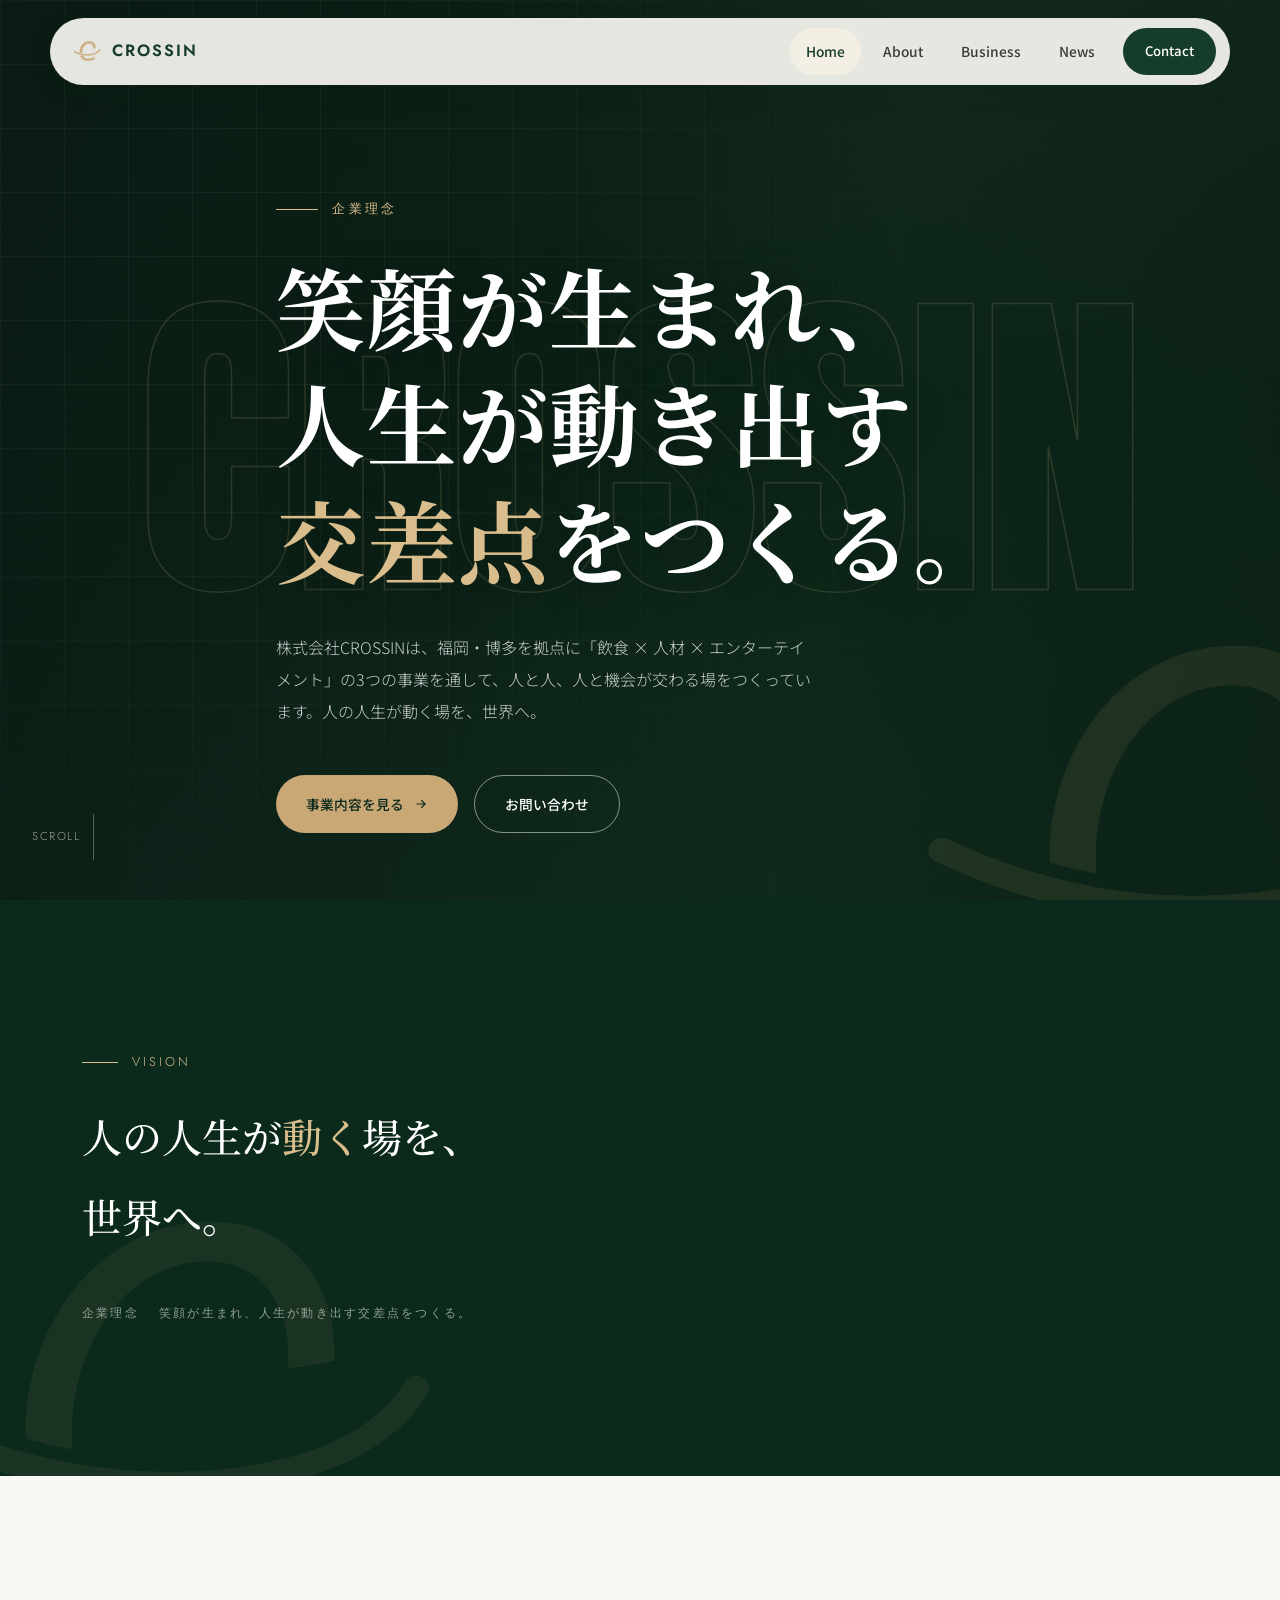
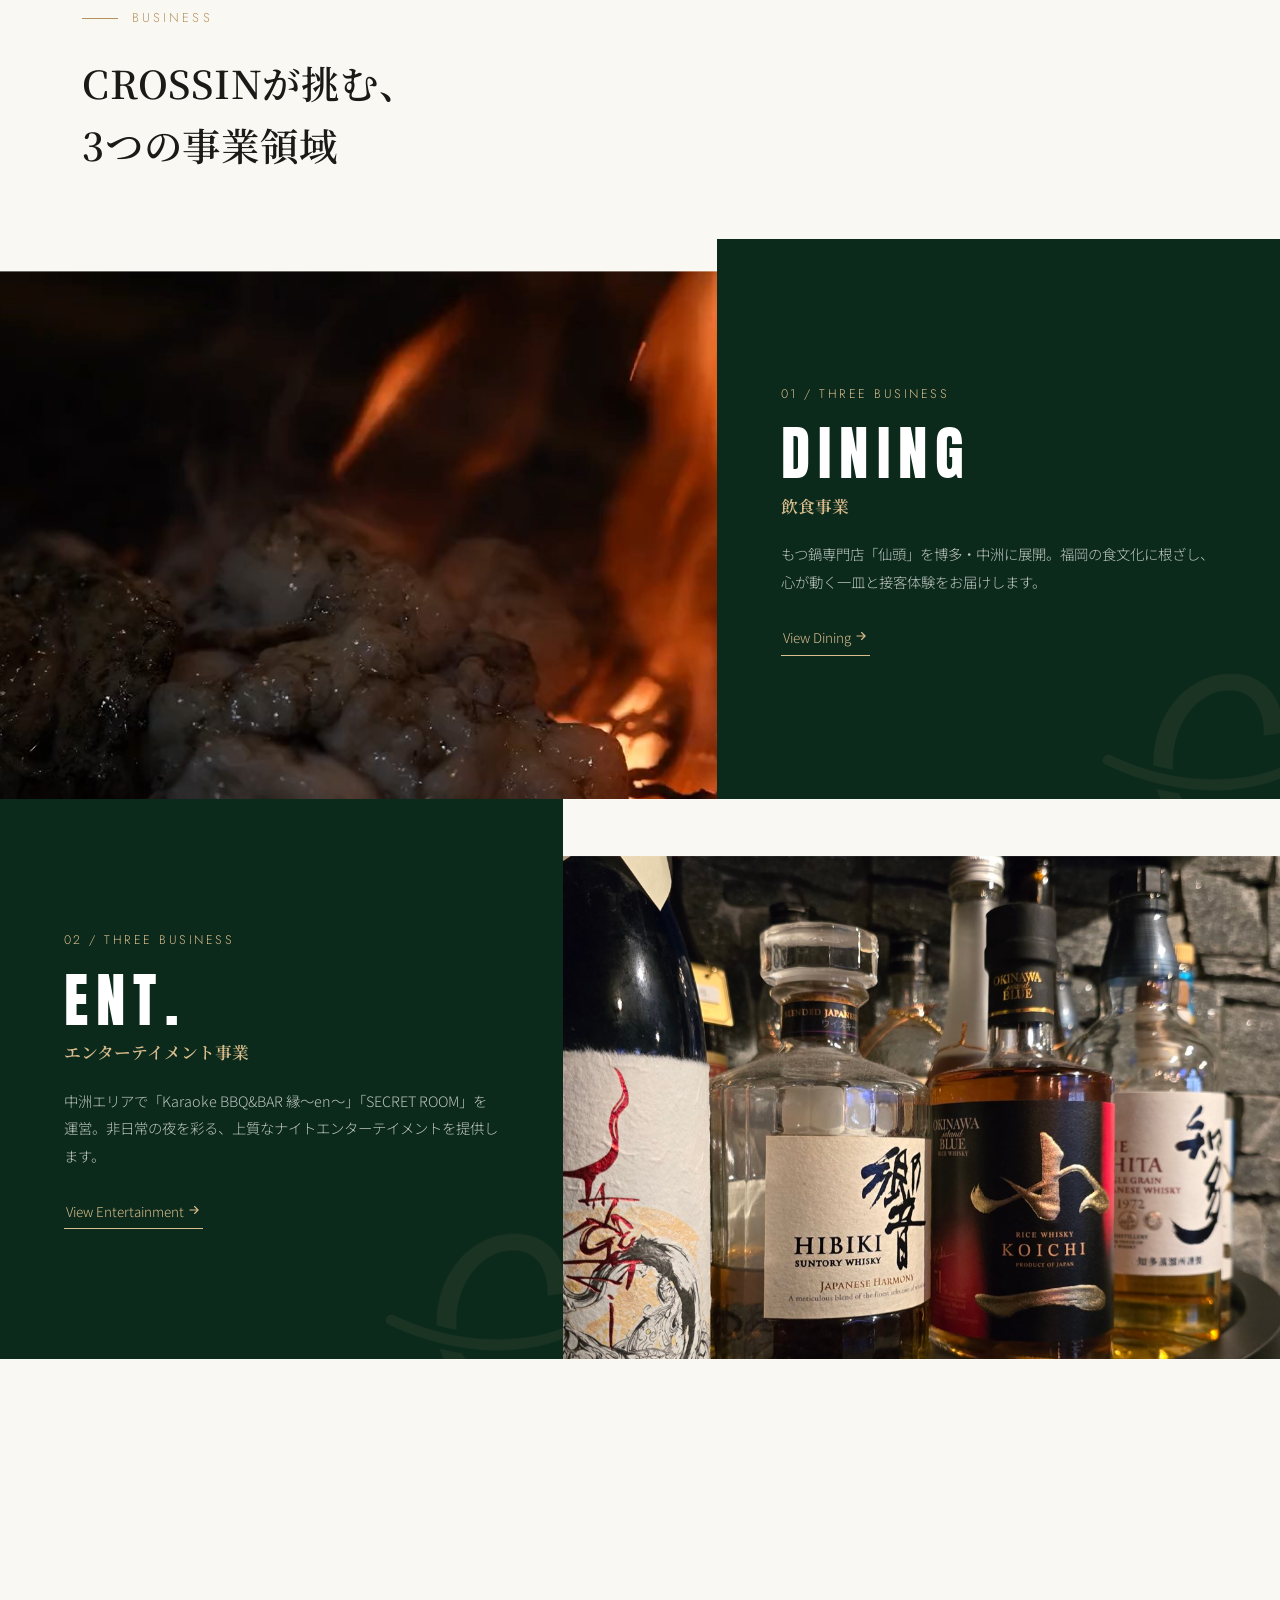
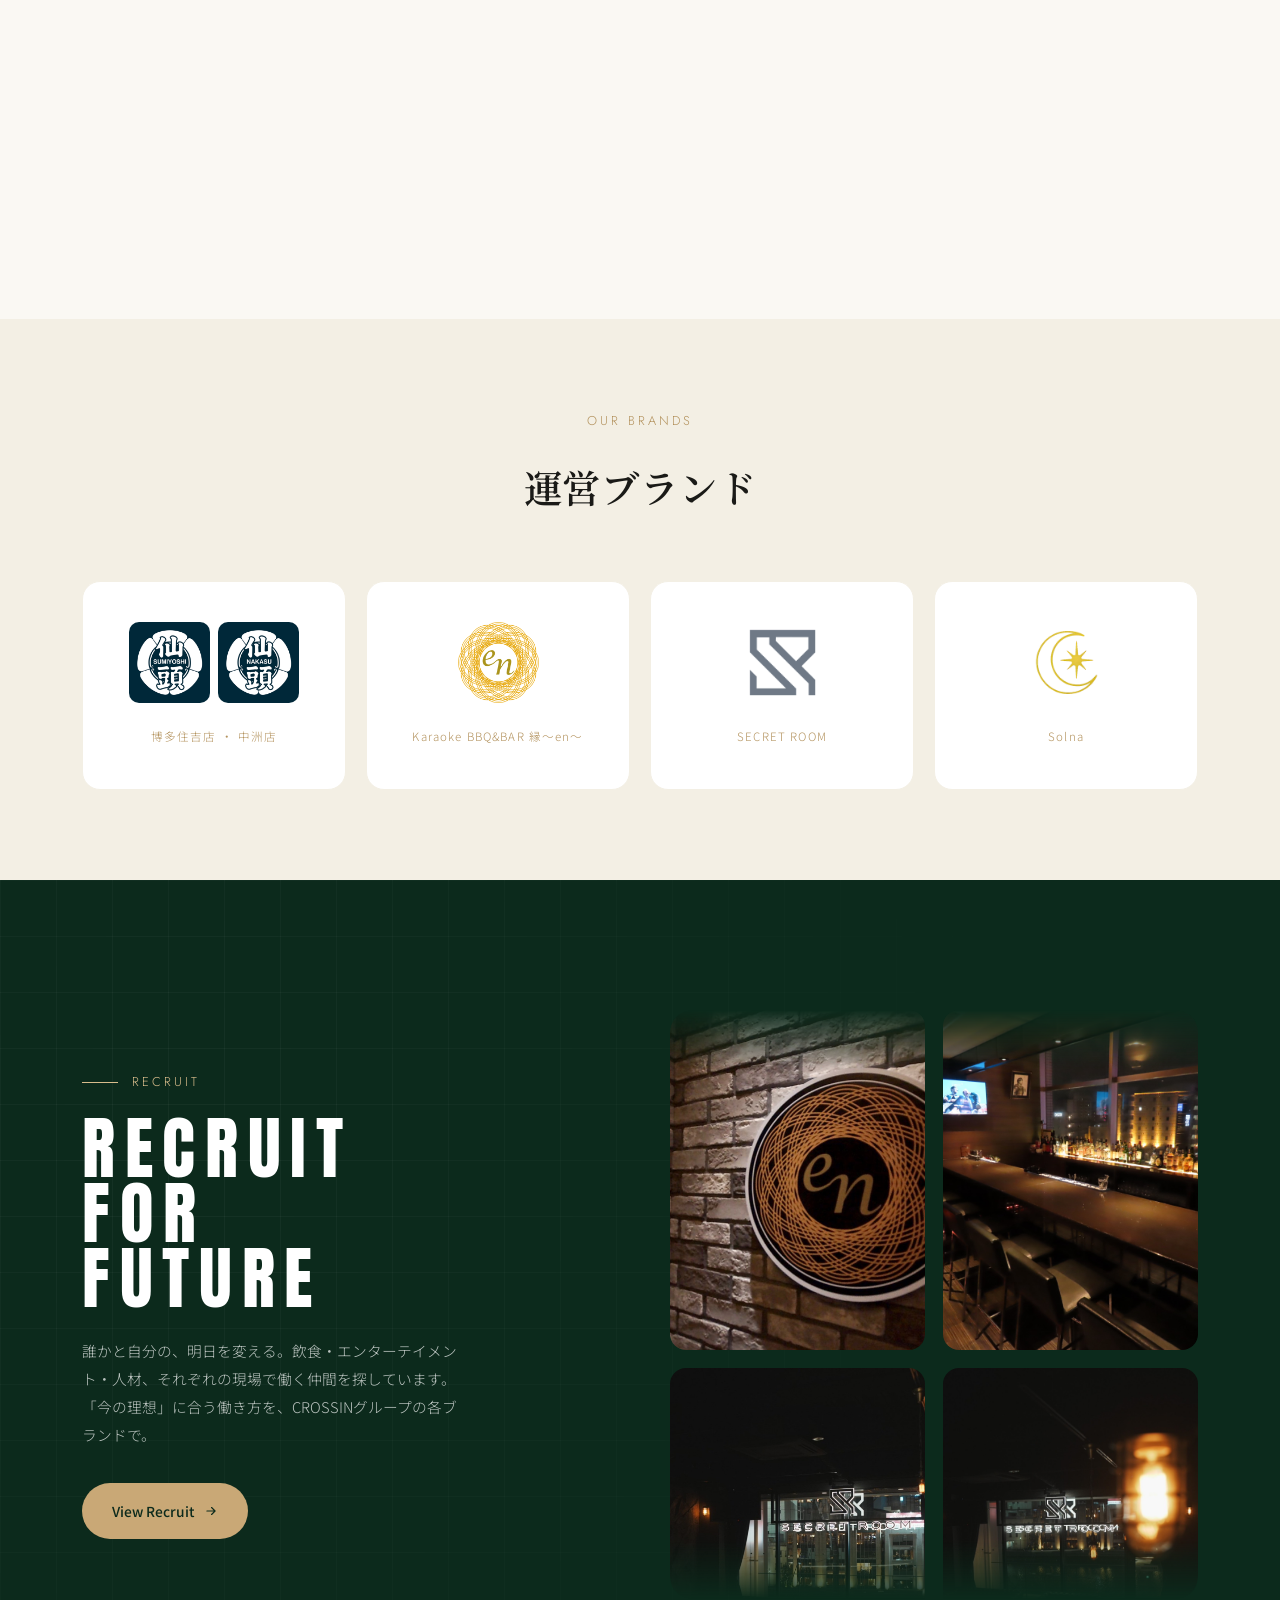
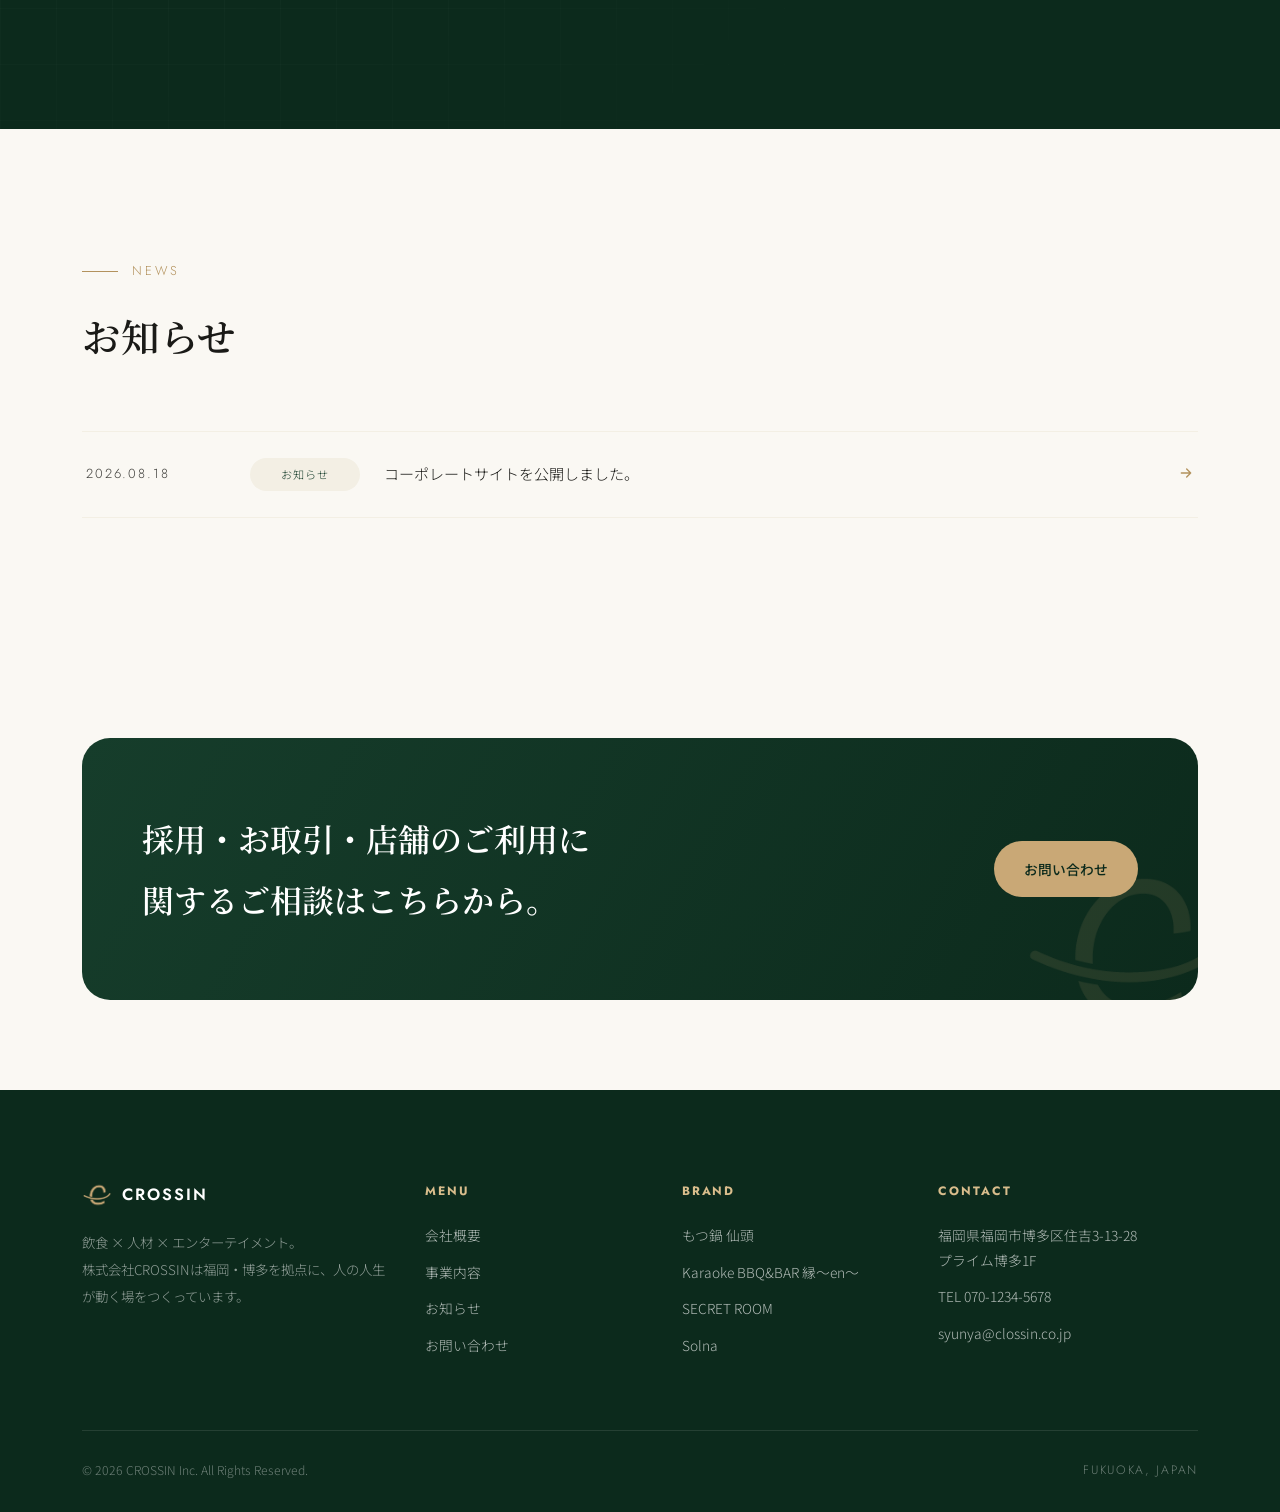
<file: index.html>
<!DOCTYPE html>
<html lang="ja">
<head>
<meta charset="UTF-8">
<meta name="viewport" content="width=device-width, initial-scale=1.0">
<title>株式会社CROSSIN | 飲食×人材×エンターテイメント</title>
<meta name="description" content="株式会社CROSSINは福岡を拠点に、飲食・人材・エンターテイメント事業を展開。「笑顔が生まれ、人生が動き出す交差点をつくる」を理念に、人の人生が動く場を世界へ届けます。">
<link rel="icon" type="image/png" href="images/favicon.png">
<link rel="stylesheet" href="css/style.css">
</head>
<body>

<div class="preloader" id="preloader">
  <div class="preloader-inner">
    <div class="preloader-mark">
      <svg width="0" height="0" style="position:absolute" aria-hidden="true">
        <defs>
          <clipPath id="preloader-clip-top" clipPathUnits="objectBoundingBox">
            <path d="M0,0 L1,0 L1,0.448 L0.946,0.448 L0.936,0.435 L0.924,0.431 L0.916,0.432 L0.906,0.439 L0.888,0.465 L0.858,0.496 L0.826,0.52 L0.782,0.544 L0.718,0.568 L0.682,0.577 L0.64,0.585 L0.572,0.593 L0.486,0.595 L0.436,0.593 L0.366,0.585 L0.316,0.576 L0.25,0.56 L0.19,0.541 L0.15,0.526 L0.082,0.496 L0.072,0.496 L0.064,0.5 L0.056,0.51 L0.054,0.517 L0,0.517 Z"/>
          </clipPath>
          <clipPath id="preloader-clip-swoosh" clipPathUnits="objectBoundingBox">
            <path d="M0,0.517 L0.054,0.517 L0.056,0.51 L0.064,0.5 L0.072,0.496 L0.082,0.496 L0.15,0.526 L0.19,0.541 L0.25,0.56 L0.316,0.576 L0.366,0.585 L0.436,0.593 L0.486,0.595 L0.572,0.593 L0.64,0.585 L0.682,0.577 L0.718,0.568 L0.782,0.544 L0.826,0.52 L0.858,0.496 L0.888,0.465 L0.906,0.439 L0.916,0.432 L0.924,0.431 L0.936,0.435 L0.946,0.448 L1,0.448 L1,0.469 L0.946,0.469 L0.934,0.489 L0.92,0.507 L0.894,0.534 L0.882,0.544 L0.84,0.573 L0.804,0.592 L0.778,0.603 L0.734,0.619 L0.67,0.636 L0.62,0.645 L0.562,0.651 L0.45,0.651 L0.38,0.644 L0.326,0.635 L0.228,0.611 L0.156,0.587 L0.102,0.565 L0.062,0.546 L0.054,0.534 L0,0.534 Z"/>
          </clipPath>
          <clipPath id="preloader-clip-bottom" clipPathUnits="objectBoundingBox">
            <path d="M0,0.534 L0.054,0.534 L0.062,0.546 L0.102,0.565 L0.156,0.587 L0.228,0.611 L0.326,0.635 L0.38,0.644 L0.45,0.651 L0.562,0.651 L0.62,0.645 L0.67,0.636 L0.734,0.619 L0.778,0.603 L0.804,0.592 L0.84,0.573 L0.882,0.544 L0.894,0.534 L0.92,0.507 L0.934,0.489 L0.946,0.469 L1,0.469 L1,1 L0,1 Z"/>
          </clipPath>
        </defs>
      </svg>
      <img class="preloader-mark-half preloader-mark-top" src="images/logo-mark.png" alt="CROSSIN">
      <img class="preloader-mark-half preloader-mark-swoosh" src="images/logo-mark.png" alt="">
      <img class="preloader-mark-half preloader-mark-bottom" src="images/logo-mark.png" alt="CROSSIN">
    </div>
    <p class="preloader-word">
      <span class="preloader-letter" style="animation-delay:0.00s">C</span>
      <span class="preloader-letter" style="animation-delay:0.08s">R</span>
      <span class="preloader-letter" style="animation-delay:0.16s">O</span>
      <span class="preloader-letter" style="animation-delay:0.24s">S</span>
      <span class="preloader-letter" style="animation-delay:0.32s">S</span>
      <span class="preloader-letter" style="animation-delay:0.40s">I</span>
      <span class="preloader-letter" style="animation-delay:0.48s">N</span>
    </p>
  </div>
</div>

<header class="site-header">
  <div class="wrap">
    <a href="index.html" class="brand">
      <span class="mark">
        <img src="images/logo-mark.png" alt="CROSSIN">
      </span>
      CROSSIN
    </a>
    <nav class="main-nav">
      <a href="index.html" class="active">Home</a>
      <a href="about.html">About</a>
      <a href="business.html">Business</a>
      <a href="news.html">News</a>
      <a href="contact.html" class="nav-cta">Contact</a>
    </nav>
    <button class="nav-toggle" aria-label="メニュー"><span class="bars"><span></span><span></span><span></span></span></button>
  </div>
</header>

<section class="hero has-photo">
  <div class="hero-slides">
    <div class="hero-slide" style="background-image:url('images/photos/en-counter.jpg')"></div>
    <div class="hero-slide" style="background-image:url('images/photos/secretroom-lounge.jpg')"></div>
    <div class="hero-slide" style="background-image:url('images/photos/sento-nabe.jpg')"></div>
    <div class="hero-slide" style="background-image:url('images/photos/en-cocktails.jpg')"></div>
    <div class="hero-slide" style="background-image:url('images/photos/secretroom-ambience.jpg')"></div>
    <div class="hero-slide" style="background-image:url('images/photos/sento-entrance.jpg')"></div>
    <div class="hero-slide" style="background-image:url('images/photos/sento-noren-entrance.jpg')"></div>
    <div class="hero-slide" style="background-image:url('images/photos/sento-dining-room.jpg')"></div>
    <div class="hero-slide" style="background-image:url('images/photos/sento-tableware.jpg')"></div>
  </div>
  <div class="hero-grid-lines"></div>
  <p class="hero-wordmark" aria-hidden="true">CROSSIN</p>
  <div class="hero-mark">
    <img src="images/logo-mark.png" alt="CROSSIN">
  </div>
  <div class="wrap hero-inner">
    <p class="hero-eyebrow reveal is-visible">企業理念</p>
    <h1 class="hero-title reveal is-visible">笑顔が生まれ、<br>人生が動き出す<br><span class="accent">交差点</span>をつくる。</h1>
    <p class="hero-sub reveal is-visible reveal-delay-1">株式会社CROSSINは、福岡・博多を拠点に「飲食 × 人材 × エンターテイメント」の3つの事業を通して、人と人、人と機会が交わる場をつくっています。人の人生が動く場を、世界へ。</p>
    <div class="hero-actions reveal is-visible reveal-delay-2">
      <a href="business.html" class="btn btn-primary">
        事業内容を見る
        <svg width="14" height="14" viewBox="0 0 24 24" fill="none"><path d="M5 12h14M13 6l6 6-6 6" stroke="currentColor" stroke-width="2" stroke-linecap="round" stroke-linejoin="round"/></svg>
      </a>
      <a href="contact.html" class="btn btn-outline">お問い合わせ</a>
    </div>
  </div>
  <div class="hero-scroll">
    <span class="en">SCROLL</span>
    <span class="line"></span>
  </div>
</section>

<section class="philosophy">
  <div class="philosophy-mark">
    <img src="images/logo-mark.png" alt="CROSSIN">
  </div>
  <div class="wrap">
    <p class="eyebrow on-dark reveal">VISION</p>
    <blockquote class="reveal reveal-delay-1">人の人生が<span class="accent">動く</span>場を、<br>世界へ。</blockquote>
    <div class="philosophy-foot reveal reveal-delay-2">
      <span>企業理念</span>
      <span>笑顔が生まれ、人生が動き出す交差点をつくる。</span>
    </div>
  </div>
</section>

<section class="section-pad" style="padding-bottom:0;">
  <div class="wrap">
    <div class="section-head reveal">
      <p class="eyebrow">BUSINESS</p>
      <h2 class="section-title">CROSSINが挑む、<br>3つの事業領域</h2>
    </div>
  </div>
  <div class="jl-panels">
    <div class="jl-panel reveal">
      <div class="jl-photo" data-parallax><video src="videos/sento-nabe.mp4" poster="images/photos/sento-nabe-poster.jpg" autoplay muted loop playsinline preload="metadata" aria-label="もつ鍋仙頭"></video></div>
      <div class="jl-text">
        <span class="num en">01 / THREE BUSINESS</span>
        <p class="label en">DINING</p>
        <h3>飲食事業</h3>
        <p>もつ鍋専門店「仙頭」を博多・中洲に展開。福岡の食文化に根ざし、心が動く一皿と接客体験をお届けします。</p>
        <a href="business.html#dining" class="btn-line">
          View Dining
          <svg width="14" height="14" viewBox="0 0 24 24" fill="none"><path d="M5 12h14M13 6l6 6-6 6" stroke="currentColor" stroke-width="2" stroke-linecap="round" stroke-linejoin="round"/></svg>
        </a>
        <div class="mark"><img src="images/logo-mark.png" alt=""></div>
      </div>
    </div>
    <div class="jl-panel reverse reveal reveal-delay-1">
      <div class="jl-photo" data-parallax><img src="images/photos/secretroom-bottles.jpg" alt="Karaoke BBQ&amp;BAR 縁〜en〜 / SECRET ROOM"></div>
      <div class="jl-text">
        <span class="num en">02 / THREE BUSINESS</span>
        <p class="label en">ENT.</p>
        <h3>エンターテイメント事業</h3>
        <p>中洲エリアで「Karaoke BBQ&amp;BAR 縁〜en〜」「SECRET ROOM」を運営。非日常の夜を彩る、上質なナイトエンターテイメントを提供します。</p>
        <a href="business.html#entertainment" class="btn-line">
          View Entertainment
          <svg width="14" height="14" viewBox="0 0 24 24" fill="none"><path d="M5 12h14M13 6l6 6-6 6" stroke="currentColor" stroke-width="2" stroke-linecap="round" stroke-linejoin="round"/></svg>
        </a>
        <div class="mark"><img src="images/logo-mark.png" alt=""></div>
      </div>
    </div>
    <div class="jl-panel reveal reveal-delay-2">
      <div class="jl-photo no-photo">
        <img class="mark-lg" src="images/logo-mark.png" alt="">
      </div>
      <div class="jl-text">
        <span class="num en">03 / THREE BUSINESS</span>
        <p class="label en">HR</p>
        <h3>人材事業</h3>
        <p>女性向け人材紹介サービス「Solna」を運営。昼職・夜職のキャリアチェンジに特化し、自分らしい働き方をサポートします。</p>
        <a href="business.html#hr" class="btn-line">
          View HR / Recruiting
          <svg width="14" height="14" viewBox="0 0 24 24" fill="none"><path d="M5 12h14M13 6l6 6-6 6" stroke="currentColor" stroke-width="2" stroke-linecap="round" stroke-linejoin="round"/></svg>
        </a>
        <div class="mark"><img src="images/logo-mark.png" alt=""></div>
      </div>
    </div>
  </div>
</section>

<section class="section-pad-sm" style="background:var(--cream-100)">
  <div class="wrap">
    <div class="section-head center reveal">
      <p class="eyebrow">OUR BRANDS</p>
      <h2 class="section-title">運営ブランド</h2>
    </div>
    <div class="brand-row reveal reveal-delay-1">
      <a href="business.html#dining" class="brand-cell">
        <div class="logo-badge logo-badge-sento-pair">
          <img src="images/sento-badge-sumiyoshi.png" alt="もつ鍋仙頭 博多住吉店">
          <img src="images/sento-badge-nakasu.png" alt="もつ鍋仙頭 中洲店">
        </div>
        <span class="tag">博多住吉店 ・ 中洲店</span>
      </a>
      <a href="business.html#entertainment" class="brand-cell">
        <div class="logo-badge logo-badge-img">
          <img src="images/en-mark.png" alt="Karaoke BBQ&amp;BAR 縁〜en〜">
        </div>
        <span class="tag">Karaoke BBQ&amp;BAR 縁〜en〜</span>
      </a>
      <a href="business.html#entertainment" class="brand-cell">
        <div class="logo-badge logo-badge-img">
          <img src="images/secretroom-mark.png" alt="SECRET ROOM">
        </div>
        <span class="tag">SECRET ROOM</span>
      </a>
      <a href="business.html#hr" class="brand-cell">
        <div class="logo-badge logo-badge-img">
          <img src="images/solna-mark.png" alt="Solna">
        </div>
        <span class="tag">Solna</span>
      </a>
    </div>
  </div>
</section>

<section class="recruit-section">
  <div class="wrap recruit-inner">
    <div class="recruit-text reveal">
      <p class="eyebrow on-dark">RECRUIT</p>
      <p class="label en">RECRUIT<br>FOR<br>FUTURE</p>
      <p class="lead">誰かと自分の、明日を変える。飲食・エンターテイメント・人材、それぞれの現場で働く仲間を探しています。「今の理想」に合う働き方を、CROSSINグループの各ブランドで。</p>
      <a href="https://job-solna.studio.site/" target="_blank" rel="noopener" class="btn btn-primary">
        View Recruit
        <svg width="14" height="14" viewBox="0 0 24 24" fill="none"><path d="M5 12h14M13 6l6 6-6 6" stroke="currentColor" stroke-width="2" stroke-linecap="round" stroke-linejoin="round"/></svg>
      </a>
    </div>
    <div class="recruit-gallery reveal reveal-delay-1">
      <div class="marquee-col up">
        <div class="marquee-track">
          <img src="images/photos/en-logo.jpg" alt="">
          <img src="images/photos/secretroom-lounge.jpg" alt="">
          <img src="images/photos/sento-nabe.jpg" alt="">
          <img src="images/photos/en-cocktails.jpg" alt="">
          <img src="images/photos/secretroom-bottles.jpg" alt="">
          <img src="images/photos/sento-sashimi.jpg" alt="">
          <img src="images/photos/en-logo.jpg" alt="">
          <img src="images/photos/secretroom-lounge.jpg" alt="">
          <img src="images/photos/sento-nabe.jpg" alt="">
          <img src="images/photos/en-cocktails.jpg" alt="">
          <img src="images/photos/secretroom-bottles.jpg" alt="">
          <img src="images/photos/sento-sashimi.jpg" alt="">
        </div>
      </div>
      <div class="marquee-col down">
        <div class="marquee-track">
          <img src="images/photos/en-counter.jpg" alt="">
          <img src="images/photos/secretroom-ambience.jpg" alt="">
          <img src="images/photos/sento-ingredients.jpg" alt="">
          <img src="images/photos/en-booth.jpg" alt="">
          <img src="images/photos/secretroom-logo.jpg" alt="">
          <img src="images/photos/sento-entrance.jpg" alt="">
          <img src="images/photos/en-counter.jpg" alt="">
          <img src="images/photos/secretroom-ambience.jpg" alt="">
          <img src="images/photos/sento-ingredients.jpg" alt="">
          <img src="images/photos/en-booth.jpg" alt="">
          <img src="images/photos/secretroom-logo.jpg" alt="">
          <img src="images/photos/sento-entrance.jpg" alt="">
        </div>
      </div>
    </div>
  </div>
</section>

<section class="section-pad">
  <div class="wrap">
    <div class="section-head reveal">
      <p class="eyebrow">NEWS</p>
      <h2 class="section-title">お知らせ</h2>
    </div>
    <div class="news-list reveal reveal-delay-1">
      <a href="news.html" class="news-item">
        <time class="en">2026.08.18</time>
        <span class="tag">お知らせ</span>
        <span class="title">コーポレートサイトを公開しました。</span>
        <span class="arrow">
          <svg width="16" height="16" viewBox="0 0 24 24" fill="none"><path d="M5 12h14M13 6l6 6-6 6" stroke="currentColor" stroke-width="2" stroke-linecap="round" stroke-linejoin="round"/></svg>
        </span>
      </a>
    </div>
  </div>
</section>

<section class="section-pad-sm">
  <div class="wrap">
    <div class="cta-band reveal">
      <div class="mark">
        <img src="images/logo-mark.png" alt="CROSSIN">
      </div>
      <h3>採用・お取引・店舗のご利用に関するご相談はこちらから。</h3>
      <div class="actions">
        <a href="contact.html" class="btn btn-primary">お問い合わせ</a>
      </div>
    </div>
  </div>
</section>

<footer class="site-footer">
  <div class="wrap">
    <div class="footer-top">
      <div class="footer-brand">
        <a href="index.html" class="brand">
          <span class="mark">
            <img src="images/logo-mark.png" alt="CROSSIN">
          </span>
          CROSSIN
        </a>
        <p>飲食 × 人材 × エンターテイメント。<br>株式会社CROSSINは福岡・博多を拠点に、人の人生が動く場をつくっています。</p>
      </div>
      <div class="footer-col">
        <h4>MENU</h4>
        <a href="about.html">会社概要</a>
        <a href="business.html">事業内容</a>
        <a href="news.html">お知らせ</a>
        <a href="contact.html">お問い合わせ</a>
      </div>
      <div class="footer-col">
        <h4>BRAND</h4>
        <a href="business.html#dining">もつ鍋 仙頭</a>
        <a href="business.html#entertainment">Karaoke BBQ&amp;BAR 縁〜en〜</a>
        <a href="business.html#entertainment">SECRET ROOM</a>
        <a href="https://job-solna.studio.site/" target="_blank" rel="noopener">Solna</a>
      </div>
      <div class="footer-col">
        <h4>CONTACT</h4>
        <address>福岡県福岡市博多区住吉3-13-28<br>プライム博多1F</address>
        <a href="tel:07012345678">TEL 070-1234-5678</a>
        <a href="mailto:syunya@clossin.co.jp">syunya@clossin.co.jp</a>
      </div>
    </div>
    <div class="footer-bottom">
      <span>&copy; 2026 CROSSIN Inc. All Rights Reserved.</span>
      <span class="en">FUKUOKA, JAPAN</span>
    </div>
  </div>
</footer>

<script src="js/main.js"></script>
</body>
</html>
</file>
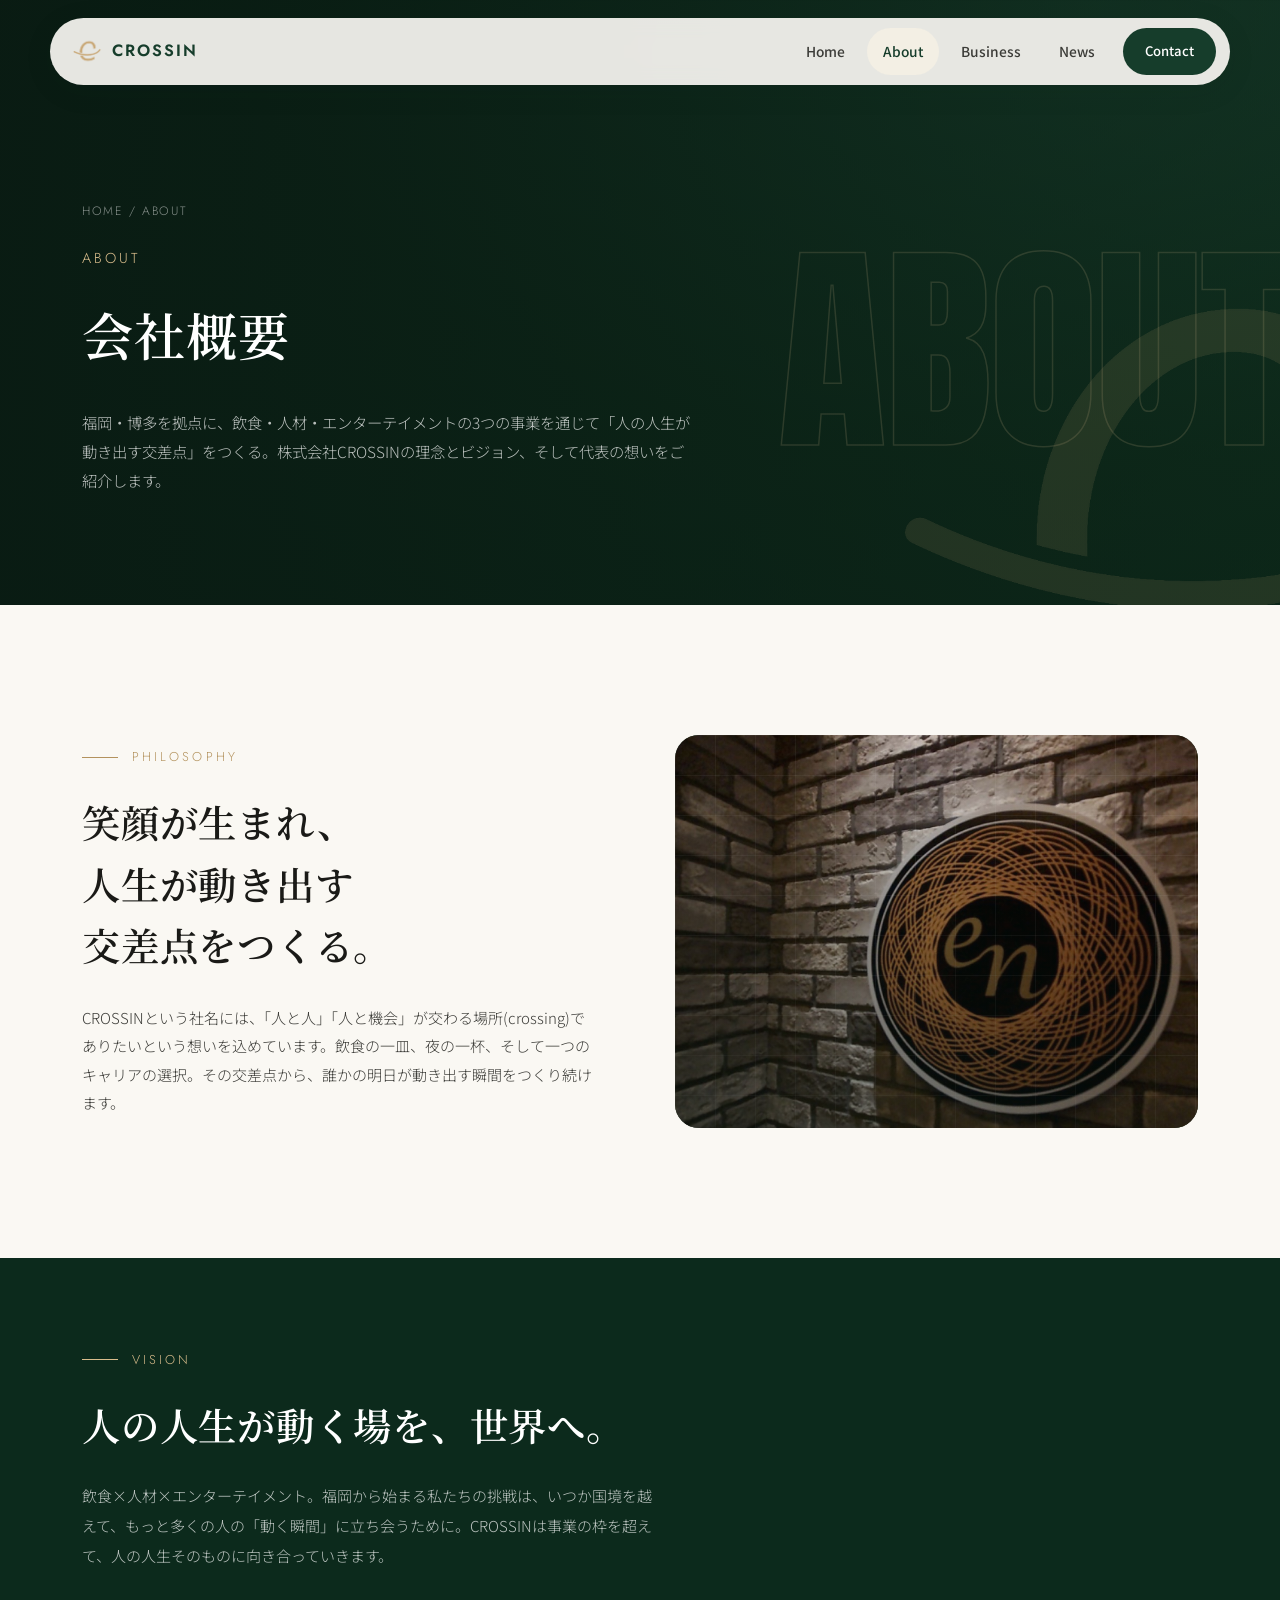
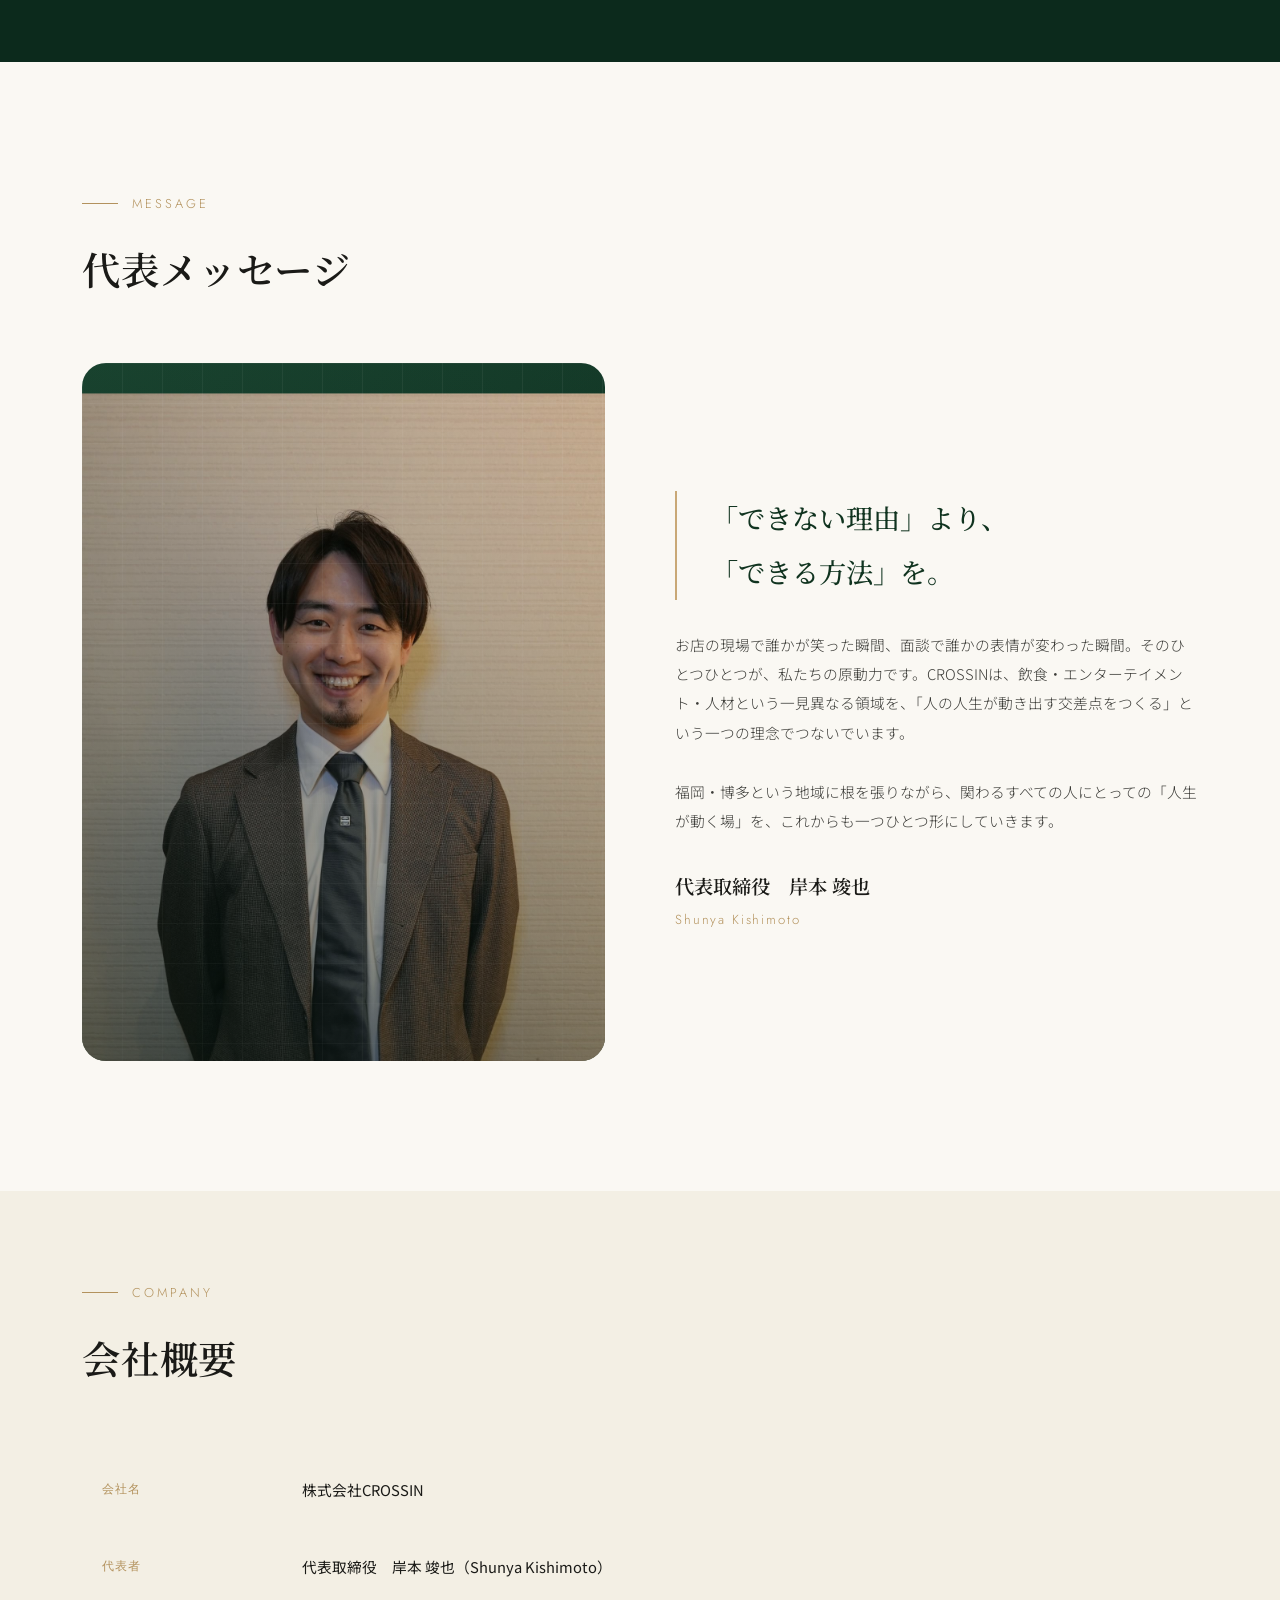
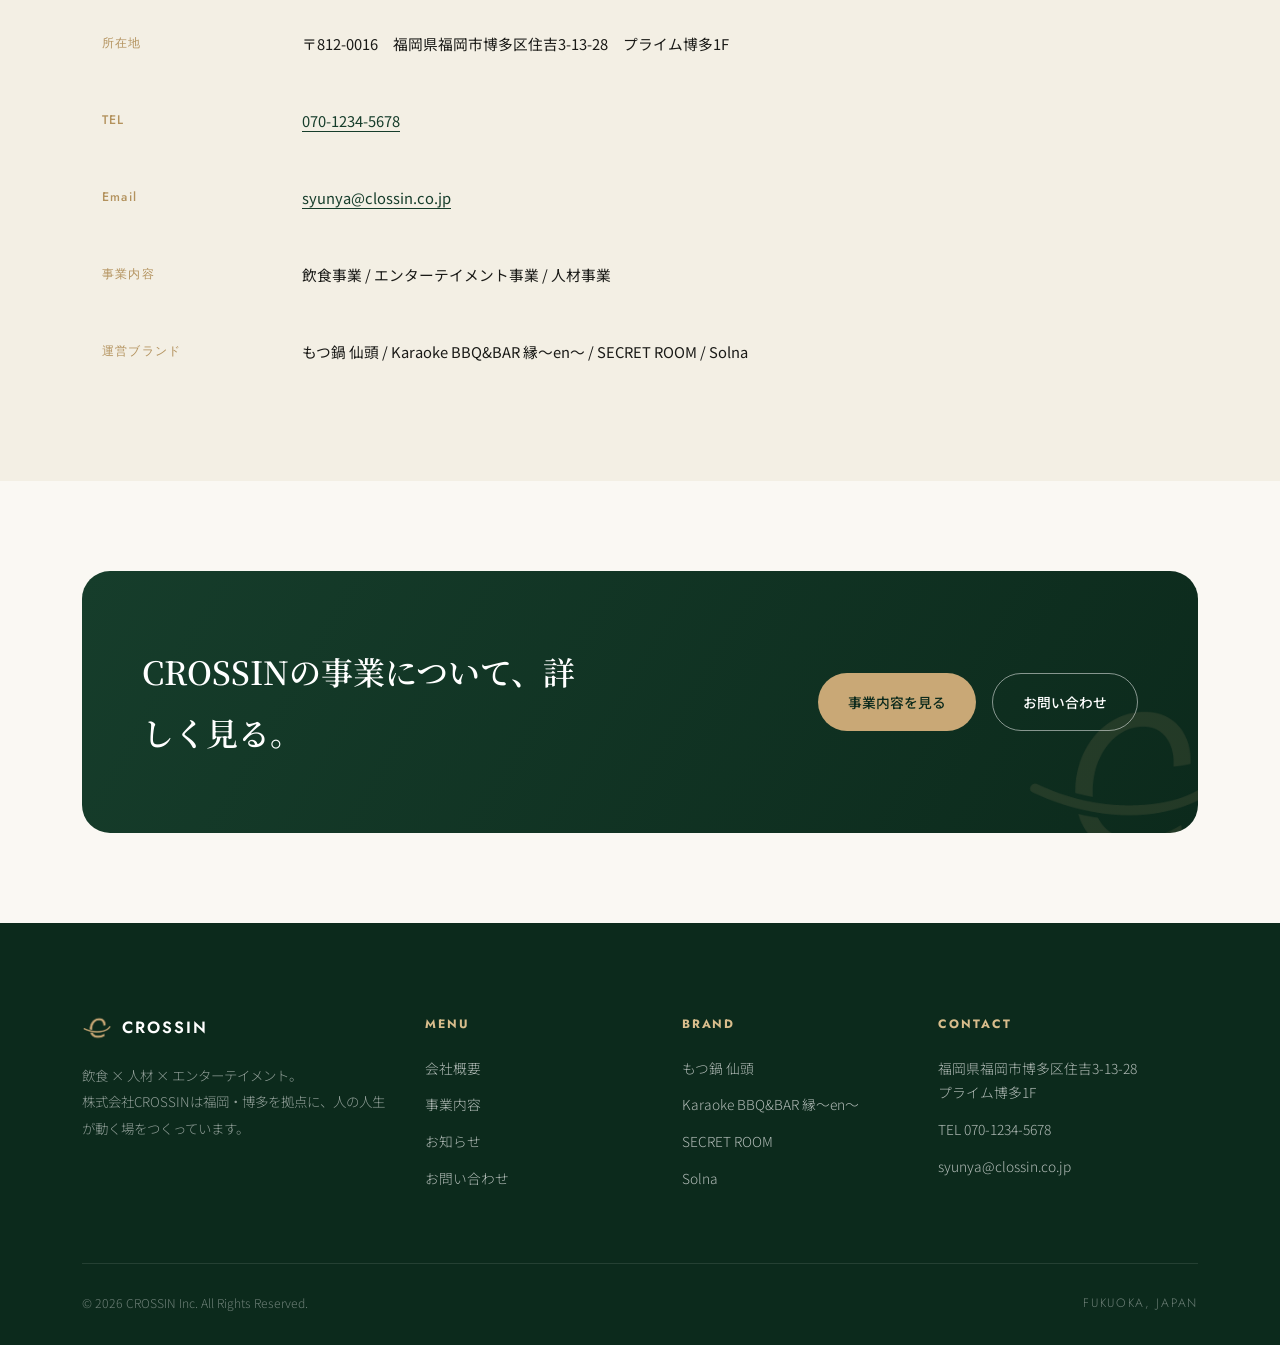
<file: about.html>
<!DOCTYPE html>
<html lang="ja">
<head>
<meta charset="UTF-8">
<meta name="viewport" content="width=device-width, initial-scale=1.0">
<title>会社概要 | 株式会社CROSSIN</title>
<meta name="description" content="株式会社CROSSINの企業理念・ビジョン・代表メッセージ・会社概要をご紹介します。">
<link rel="icon" type="image/png" href="images/favicon.png">
<link rel="stylesheet" href="css/style.css">
</head>
<body>

<div class="preloader" id="preloader">
  <div class="preloader-inner">
    <div class="preloader-mark">
      <svg width="0" height="0" style="position:absolute" aria-hidden="true">
        <defs>
          <clipPath id="preloader-clip-top" clipPathUnits="objectBoundingBox">
            <path d="M0,0 L1,0 L1,0.448 L0.946,0.448 L0.936,0.435 L0.924,0.431 L0.916,0.432 L0.906,0.439 L0.888,0.465 L0.858,0.496 L0.826,0.52 L0.782,0.544 L0.718,0.568 L0.682,0.577 L0.64,0.585 L0.572,0.593 L0.486,0.595 L0.436,0.593 L0.366,0.585 L0.316,0.576 L0.25,0.56 L0.19,0.541 L0.15,0.526 L0.082,0.496 L0.072,0.496 L0.064,0.5 L0.056,0.51 L0.054,0.517 L0,0.517 Z"/>
          </clipPath>
          <clipPath id="preloader-clip-swoosh" clipPathUnits="objectBoundingBox">
            <path d="M0,0.517 L0.054,0.517 L0.056,0.51 L0.064,0.5 L0.072,0.496 L0.082,0.496 L0.15,0.526 L0.19,0.541 L0.25,0.56 L0.316,0.576 L0.366,0.585 L0.436,0.593 L0.486,0.595 L0.572,0.593 L0.64,0.585 L0.682,0.577 L0.718,0.568 L0.782,0.544 L0.826,0.52 L0.858,0.496 L0.888,0.465 L0.906,0.439 L0.916,0.432 L0.924,0.431 L0.936,0.435 L0.946,0.448 L1,0.448 L1,0.469 L0.946,0.469 L0.934,0.489 L0.92,0.507 L0.894,0.534 L0.882,0.544 L0.84,0.573 L0.804,0.592 L0.778,0.603 L0.734,0.619 L0.67,0.636 L0.62,0.645 L0.562,0.651 L0.45,0.651 L0.38,0.644 L0.326,0.635 L0.228,0.611 L0.156,0.587 L0.102,0.565 L0.062,0.546 L0.054,0.534 L0,0.534 Z"/>
          </clipPath>
          <clipPath id="preloader-clip-bottom" clipPathUnits="objectBoundingBox">
            <path d="M0,0.534 L0.054,0.534 L0.062,0.546 L0.102,0.565 L0.156,0.587 L0.228,0.611 L0.326,0.635 L0.38,0.644 L0.45,0.651 L0.562,0.651 L0.62,0.645 L0.67,0.636 L0.734,0.619 L0.778,0.603 L0.804,0.592 L0.84,0.573 L0.882,0.544 L0.894,0.534 L0.92,0.507 L0.934,0.489 L0.946,0.469 L1,0.469 L1,1 L0,1 Z"/>
          </clipPath>
        </defs>
      </svg>
      <img class="preloader-mark-half preloader-mark-top" src="images/logo-mark.png" alt="CROSSIN">
      <img class="preloader-mark-half preloader-mark-swoosh" src="images/logo-mark.png" alt="">
      <img class="preloader-mark-half preloader-mark-bottom" src="images/logo-mark.png" alt="CROSSIN">
    </div>
    <p class="preloader-word">
      <span class="preloader-letter" style="animation-delay:0.00s">C</span>
      <span class="preloader-letter" style="animation-delay:0.08s">R</span>
      <span class="preloader-letter" style="animation-delay:0.16s">O</span>
      <span class="preloader-letter" style="animation-delay:0.24s">S</span>
      <span class="preloader-letter" style="animation-delay:0.32s">S</span>
      <span class="preloader-letter" style="animation-delay:0.40s">I</span>
      <span class="preloader-letter" style="animation-delay:0.48s">N</span>
    </p>
  </div>
</div>

<header class="site-header">
  <div class="wrap">
    <a href="index.html" class="brand">
      <span class="mark">
        <img src="images/logo-mark.png" alt="CROSSIN">
      </span>
      CROSSIN
    </a>
    <nav class="main-nav">
      <a href="index.html">Home</a>
      <a href="about.html" class="active">About</a>
      <a href="business.html">Business</a>
      <a href="news.html">News</a>
      <a href="contact.html" class="nav-cta">Contact</a>
    </nav>
    <button class="nav-toggle" aria-label="メニュー"><span class="bars"><span></span><span></span><span></span></span></button>
  </div>
</header>

<section class="page-hero has-photo">
  <div class="hero-slides">
    <div class="hero-slide" style="background-image:url('images/photos/sento-entrance.jpg')"></div>
    <div class="hero-slide" style="background-image:url('images/photos/en-counter.jpg')"></div>
    <div class="hero-slide" style="background-image:url('images/photos/secretroom-ambience.jpg')"></div>
  </div>
  <p class="hero-wordmark" aria-hidden="true">ABOUT</p>
  <div class="hero-mark">
    <img src="images/logo-mark.png" alt="CROSSIN">
  </div>
  <div class="wrap">
    <p class="crumb"><a href="index.html">HOME</a> / ABOUT</p>
    <span class="en-label">ABOUT</span>
    <h1>会社概要</h1>
    <p class="lead">福岡・博多を拠点に、飲食・人材・エンターテイメントの3つの事業を通じて「人の人生が動き出す交差点」をつくる。株式会社CROSSINの理念とビジョン、そして代表の想いをご紹介します。</p>
  </div>
</section>

<section class="section-pad">
  <div class="wrap">
    <div class="two-col">
      <div class="reveal">
        <p class="eyebrow">PHILOSOPHY</p>
        <h2 class="section-title" style="margin-bottom:28px;">笑顔が生まれ、<br>人生が動き出す<br>交差点をつくる。</h2>
        <p style="color:var(--ink-700); font-size:0.94rem; max-width:34em;">CROSSINという社名には、「人と人」「人と機会」が交わる場所(crossing)でありたいという想いを込めています。飲食の一皿、夜の一杯、そして一つのキャリアの選択。その交差点から、誰かの明日が動き出す瞬間をつくり続けます。</p>
      </div>
      <div class="stat-graphic has-photo reveal reveal-delay-1" data-parallax>
        <img src="images/photos/en-logo.jpg" alt="CROSSINの縁を象徴するenの看板">
      </div>
    </div>
  </div>
</section>

<section class="section-pad-sm" style="background:var(--green-950); color:#fff;">
  <div class="wrap">
    <p class="eyebrow on-dark reveal">VISION</p>
    <h2 class="section-title reveal reveal-delay-1" style="color:#fff;">人の人生が動く場を、世界へ。</h2>
    <p class="reveal reveal-delay-2" style="margin-top:26px; color:rgba(255,255,255,0.72); font-size:0.94rem; max-width:38em; line-height:2;">飲食×人材×エンターテイメント。福岡から始まる私たちの挑戦は、いつか国境を越えて、もっと多くの人の「動く瞬間」に立ち会うために。CROSSINは事業の枠を超えて、人の人生そのものに向き合っていきます。</p>
  </div>
</section>

<section class="section-pad">
  <div class="wrap">
    <div class="section-head reveal">
      <p class="eyebrow">MESSAGE</p>
      <h2 class="section-title">代表メッセージ</h2>
    </div>
    <div class="two-col">
      <div class="reveal reveal-delay-1" style="order:2;">
        <p class="quote-block">「できない理由」より、<br>「できる方法」を。</p>
        <p style="margin-top:30px; color:var(--ink-700); font-size:0.92rem; line-height:2;">
          お店の現場で誰かが笑った瞬間、面談で誰かの表情が変わった瞬間。そのひとつひとつが、私たちの原動力です。CROSSINは、飲食・エンターテイメント・人材という一見異なる領域を、「人の人生が動き出す交差点をつくる」という一つの理念でつないでいます。<br><br>
          福岡・博多という地域に根を張りながら、関わるすべての人にとっての「人生が動く場」を、これからも一つひとつ形にしていきます。
        </p>
        <div style="margin-top:32px;">
          <p style="font-family:var(--font-serif); font-size:1.2rem; font-weight:600;">代表取締役　岸本 竣也</p>
          <p class="en" style="color:var(--gold-600); font-size:0.82rem; margin-top:4px;">Shunya Kishimoto</p>
        </div>
      </div>
      <div class="reveal reveal-delay-2" style="order:1;">
        <div class="stat-graphic has-photo" style="aspect-ratio:3/4;" data-parallax>
          <img src="images/photos/representative-portrait.jpg" alt="代表取締役 岸本竣也" style="object-position: 50% 30%;">
        </div>
      </div>
    </div>
  </div>
</section>

<section class="section-pad-sm" style="background:var(--cream-100);">
  <div class="wrap">
    <div class="section-head reveal">
      <p class="eyebrow">COMPANY</p>
      <h2 class="section-title">会社概要</h2>
    </div>
    <table class="info-table reveal reveal-delay-1">
      <tr><th>会社名</th><td>株式会社CROSSIN</td></tr>
      <tr><th>代表者</th><td>代表取締役　岸本 竣也（Shunya Kishimoto）</td></tr>
      <tr><th>所在地</th><td>〒812-0016　福岡県福岡市博多区住吉3-13-28　プライム博多1F</td></tr>
      <tr><th>TEL</th><td><a href="tel:07012345678">070-1234-5678</a></td></tr>
      <tr><th>Email</th><td><a href="mailto:syunya@clossin.co.jp">syunya@clossin.co.jp</a></td></tr>
      <tr><th>事業内容</th><td>飲食事業 / エンターテイメント事業 / 人材事業</td></tr>
      <tr><th>運営ブランド</th><td>もつ鍋 仙頭 / Karaoke BBQ&amp;BAR 縁〜en〜 / SECRET ROOM / Solna</td></tr>
    </table>
  </div>
</section>

<section class="section-pad-sm">
  <div class="wrap">
    <div class="cta-band reveal">
      <div class="mark">
        <img src="images/logo-mark.png" alt="CROSSIN">
      </div>
      <h3>CROSSINの事業について、詳しく見る。</h3>
      <div class="actions">
        <a href="business.html" class="btn btn-primary">事業内容を見る</a>
        <a href="contact.html" class="btn btn-outline">お問い合わせ</a>
      </div>
    </div>
  </div>
</section>

<footer class="site-footer">
  <div class="wrap">
    <div class="footer-top">
      <div class="footer-brand">
        <a href="index.html" class="brand">
          <span class="mark">
            <img src="images/logo-mark.png" alt="CROSSIN">
          </span>
          CROSSIN
        </a>
        <p>飲食 × 人材 × エンターテイメント。<br>株式会社CROSSINは福岡・博多を拠点に、人の人生が動く場をつくっています。</p>
      </div>
      <div class="footer-col">
        <h4>MENU</h4>
        <a href="about.html">会社概要</a>
        <a href="business.html">事業内容</a>
        <a href="news.html">お知らせ</a>
        <a href="contact.html">お問い合わせ</a>
      </div>
      <div class="footer-col">
        <h4>BRAND</h4>
        <a href="business.html#dining">もつ鍋 仙頭</a>
        <a href="business.html#entertainment">Karaoke BBQ&amp;BAR 縁〜en〜</a>
        <a href="business.html#entertainment">SECRET ROOM</a>
        <a href="https://job-solna.studio.site/" target="_blank" rel="noopener">Solna</a>
      </div>
      <div class="footer-col">
        <h4>CONTACT</h4>
        <address>福岡県福岡市博多区住吉3-13-28<br>プライム博多1F</address>
        <a href="tel:07012345678">TEL 070-1234-5678</a>
        <a href="mailto:syunya@clossin.co.jp">syunya@clossin.co.jp</a>
      </div>
    </div>
    <div class="footer-bottom">
      <span>&copy; 2026 CROSSIN Inc. All Rights Reserved.</span>
      <span class="en">FUKUOKA, JAPAN</span>
    </div>
  </div>
</footer>

<script src="js/main.js"></script>
</body>
</html>
</file>
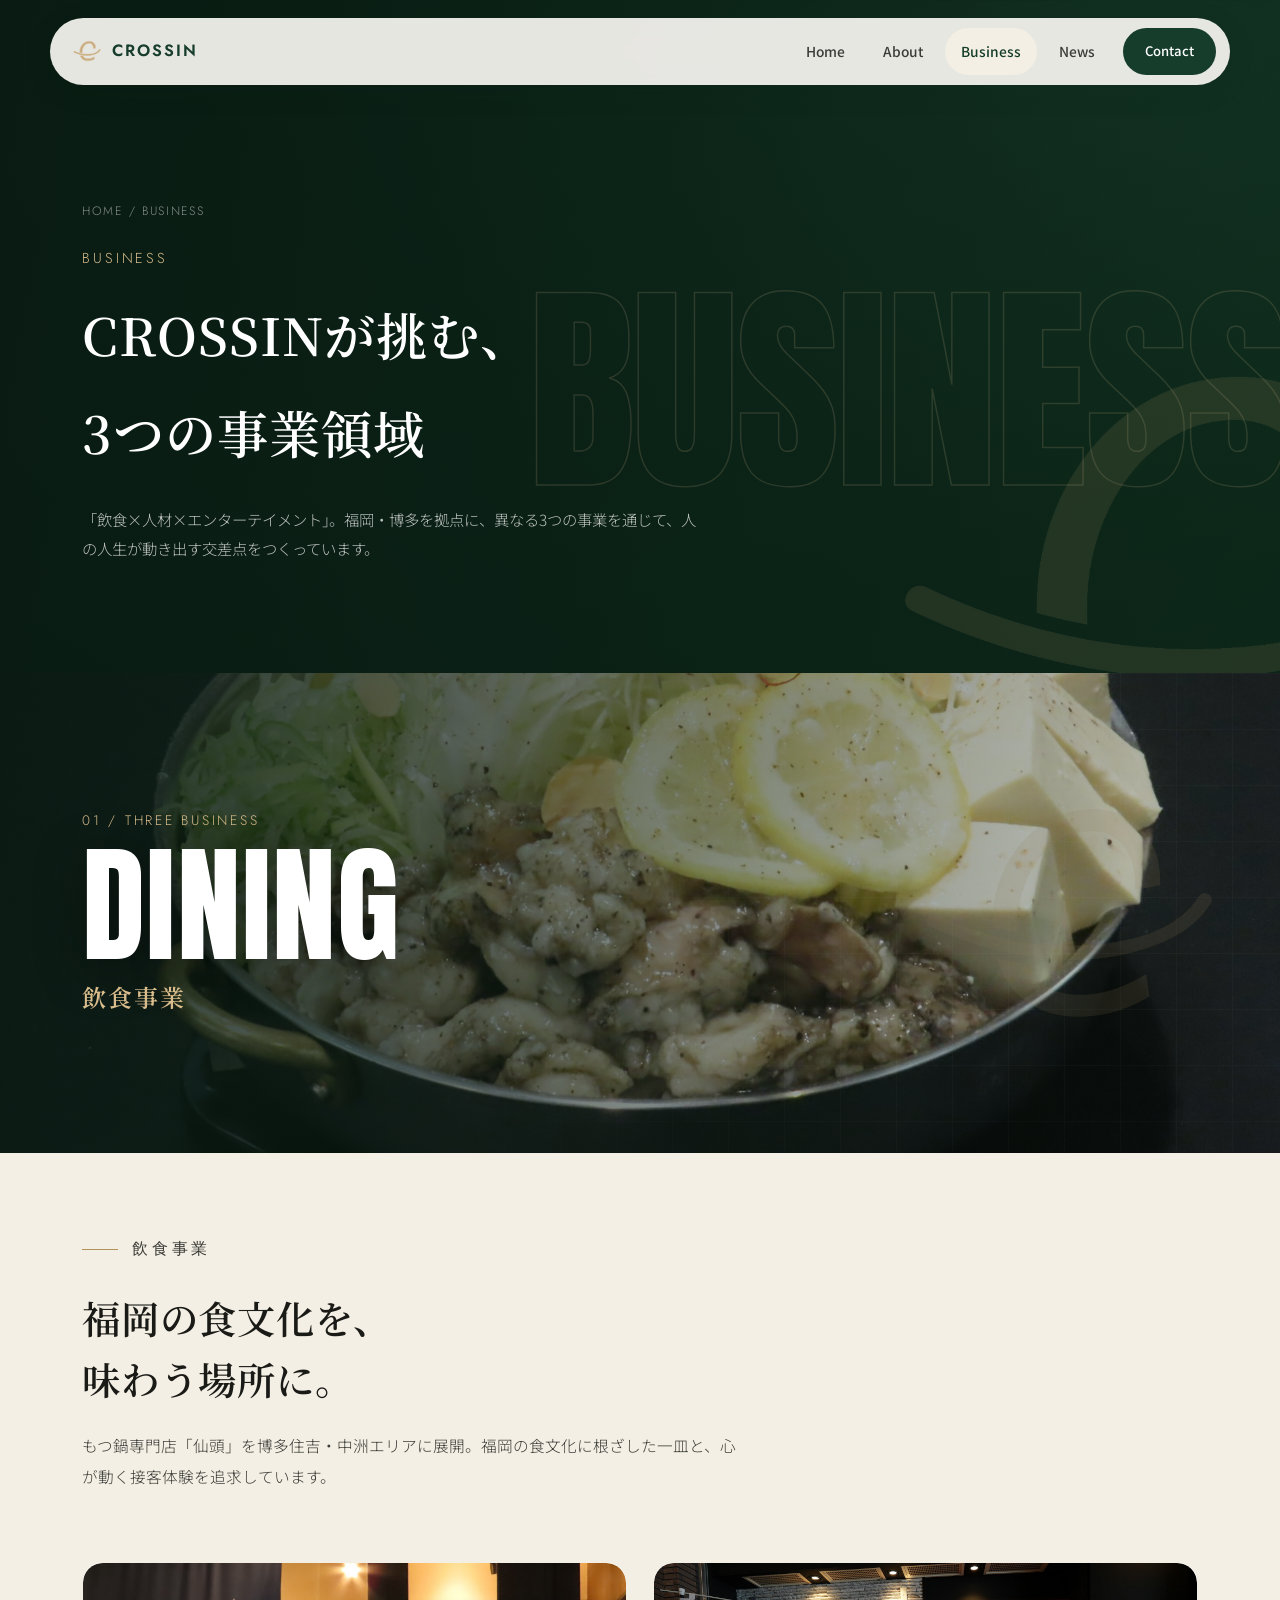
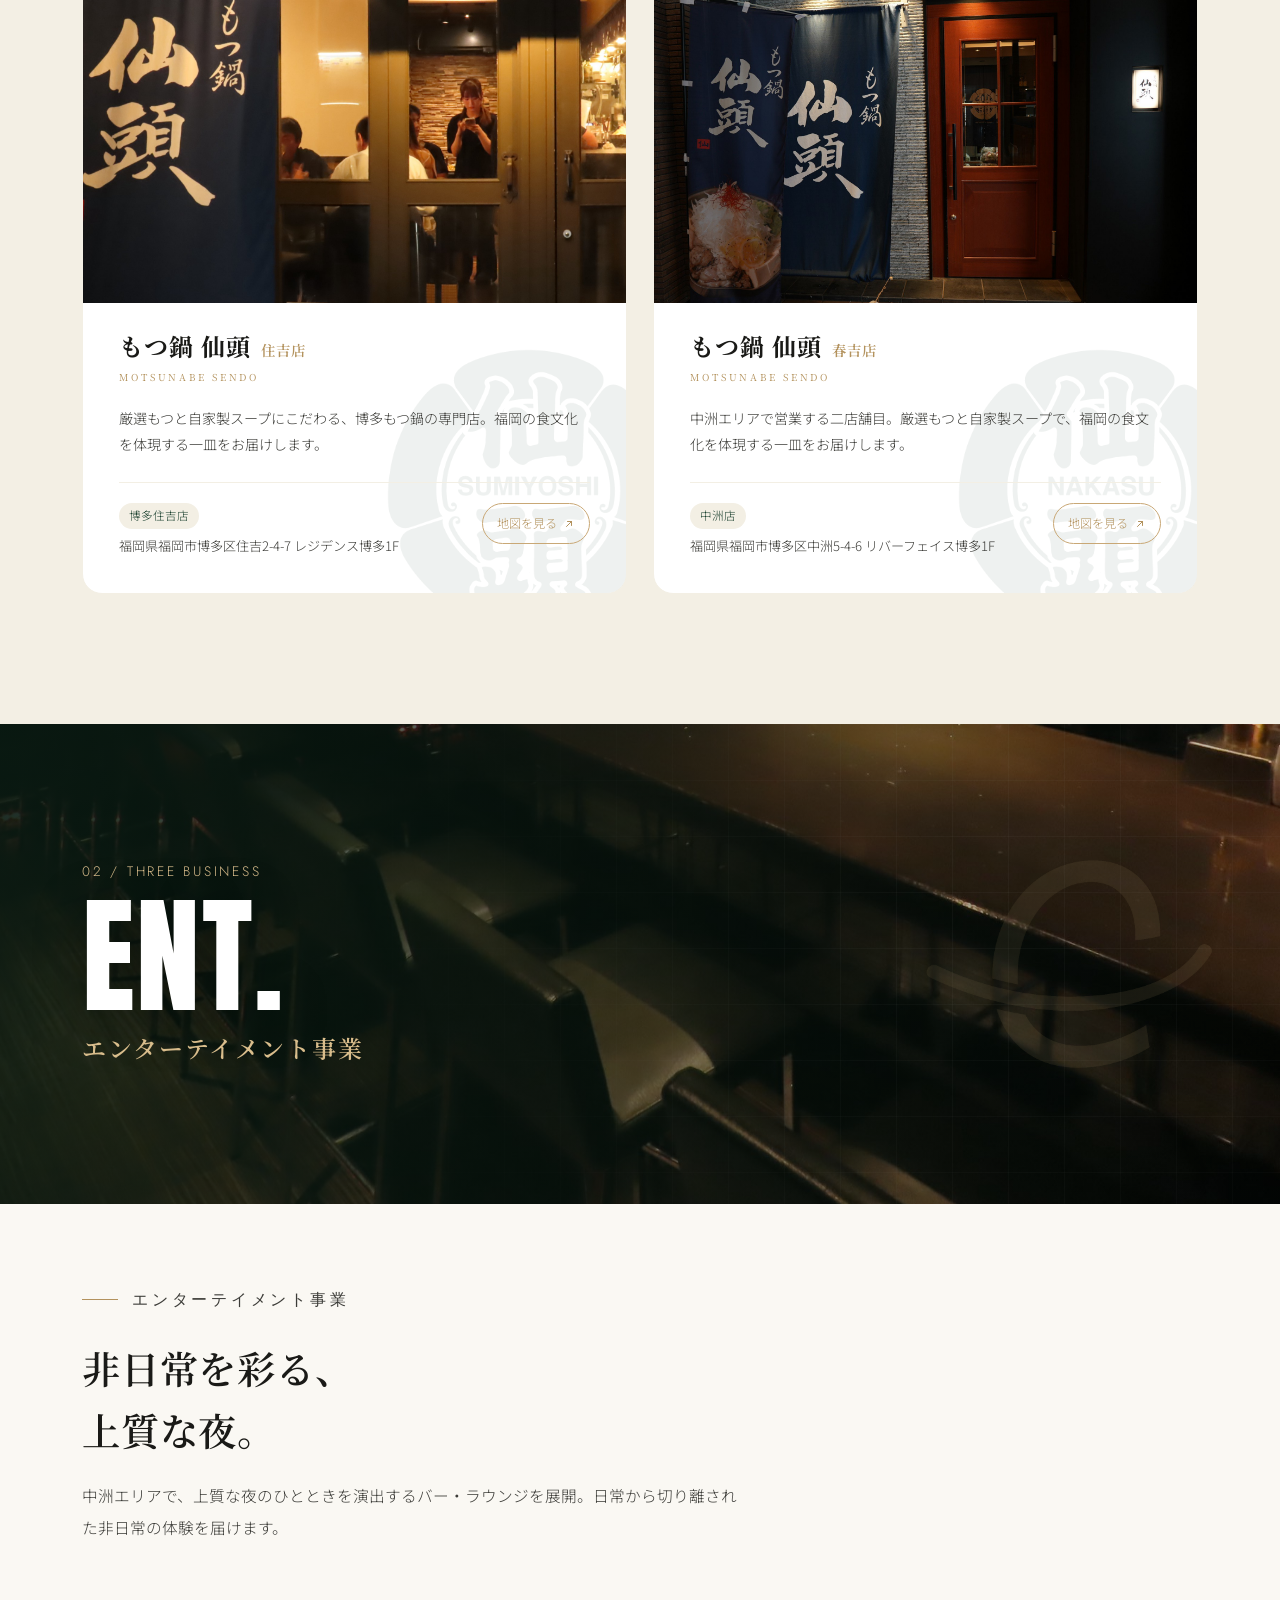
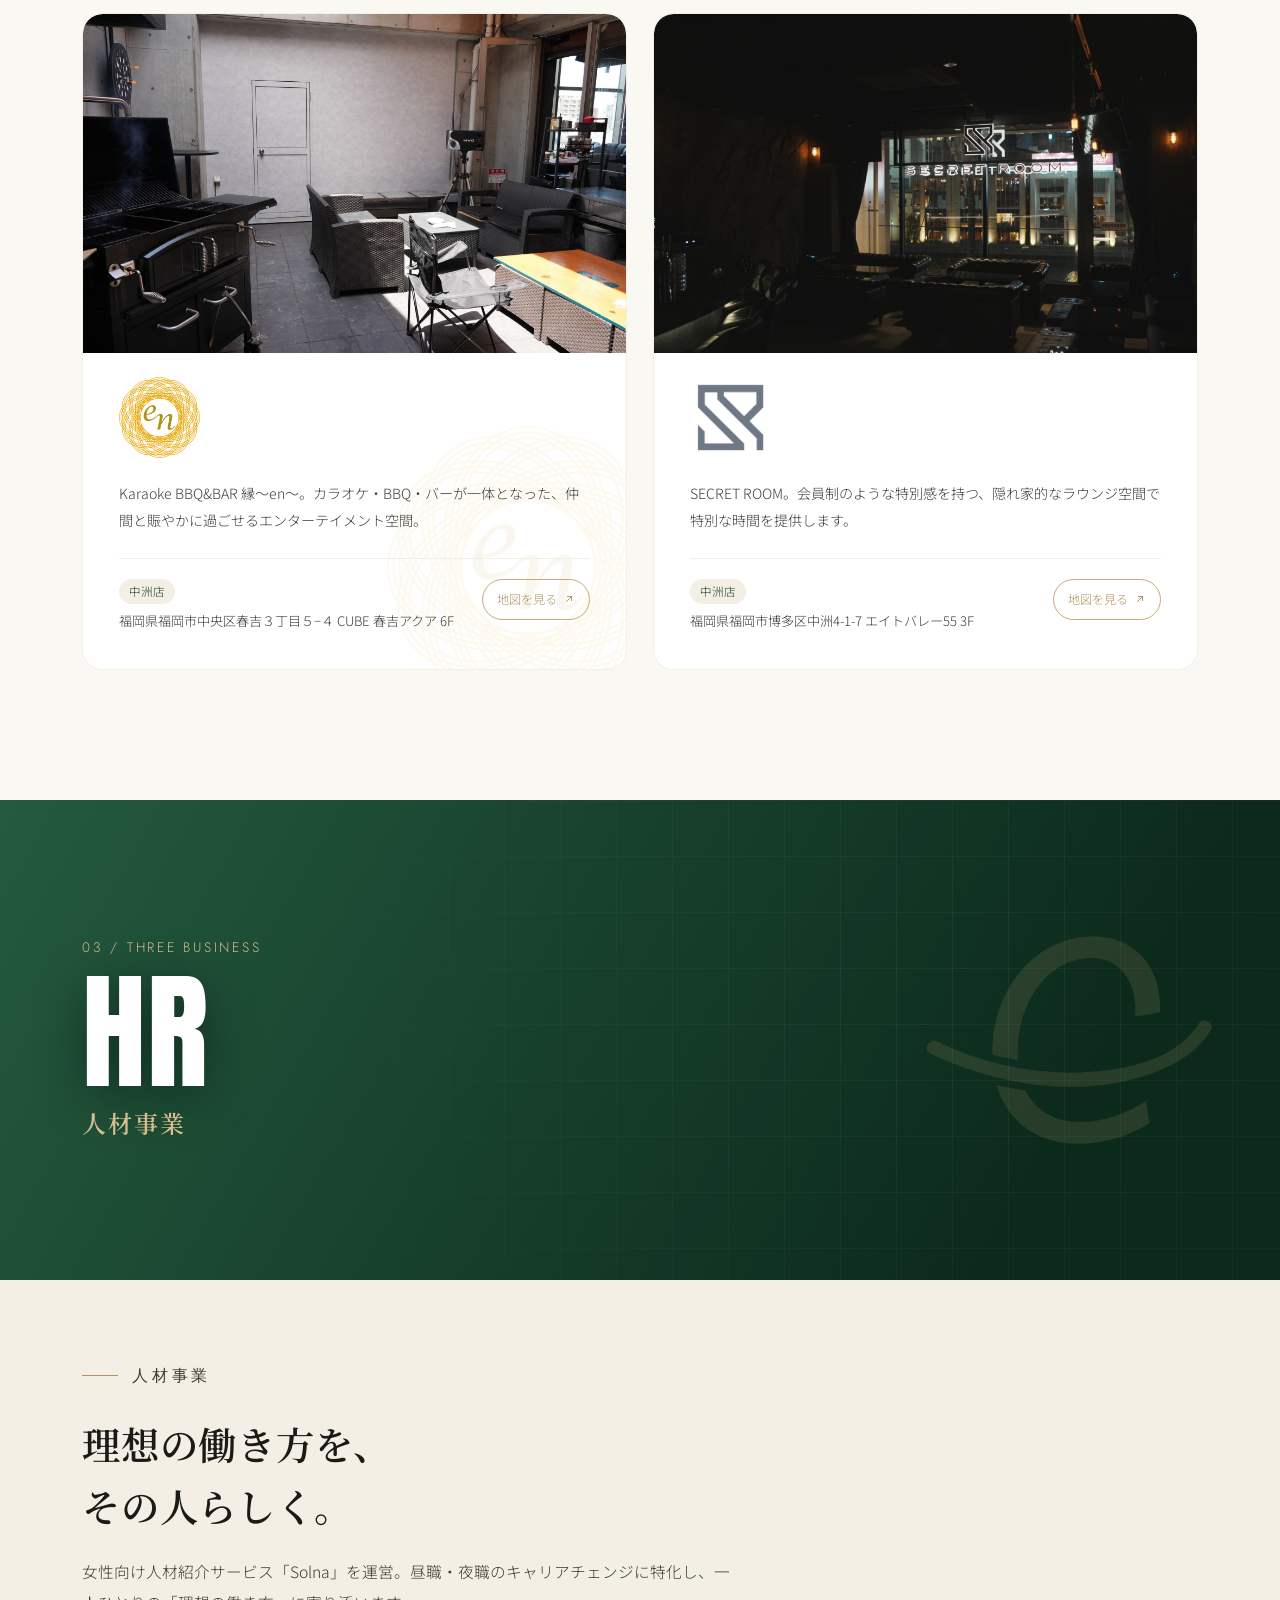
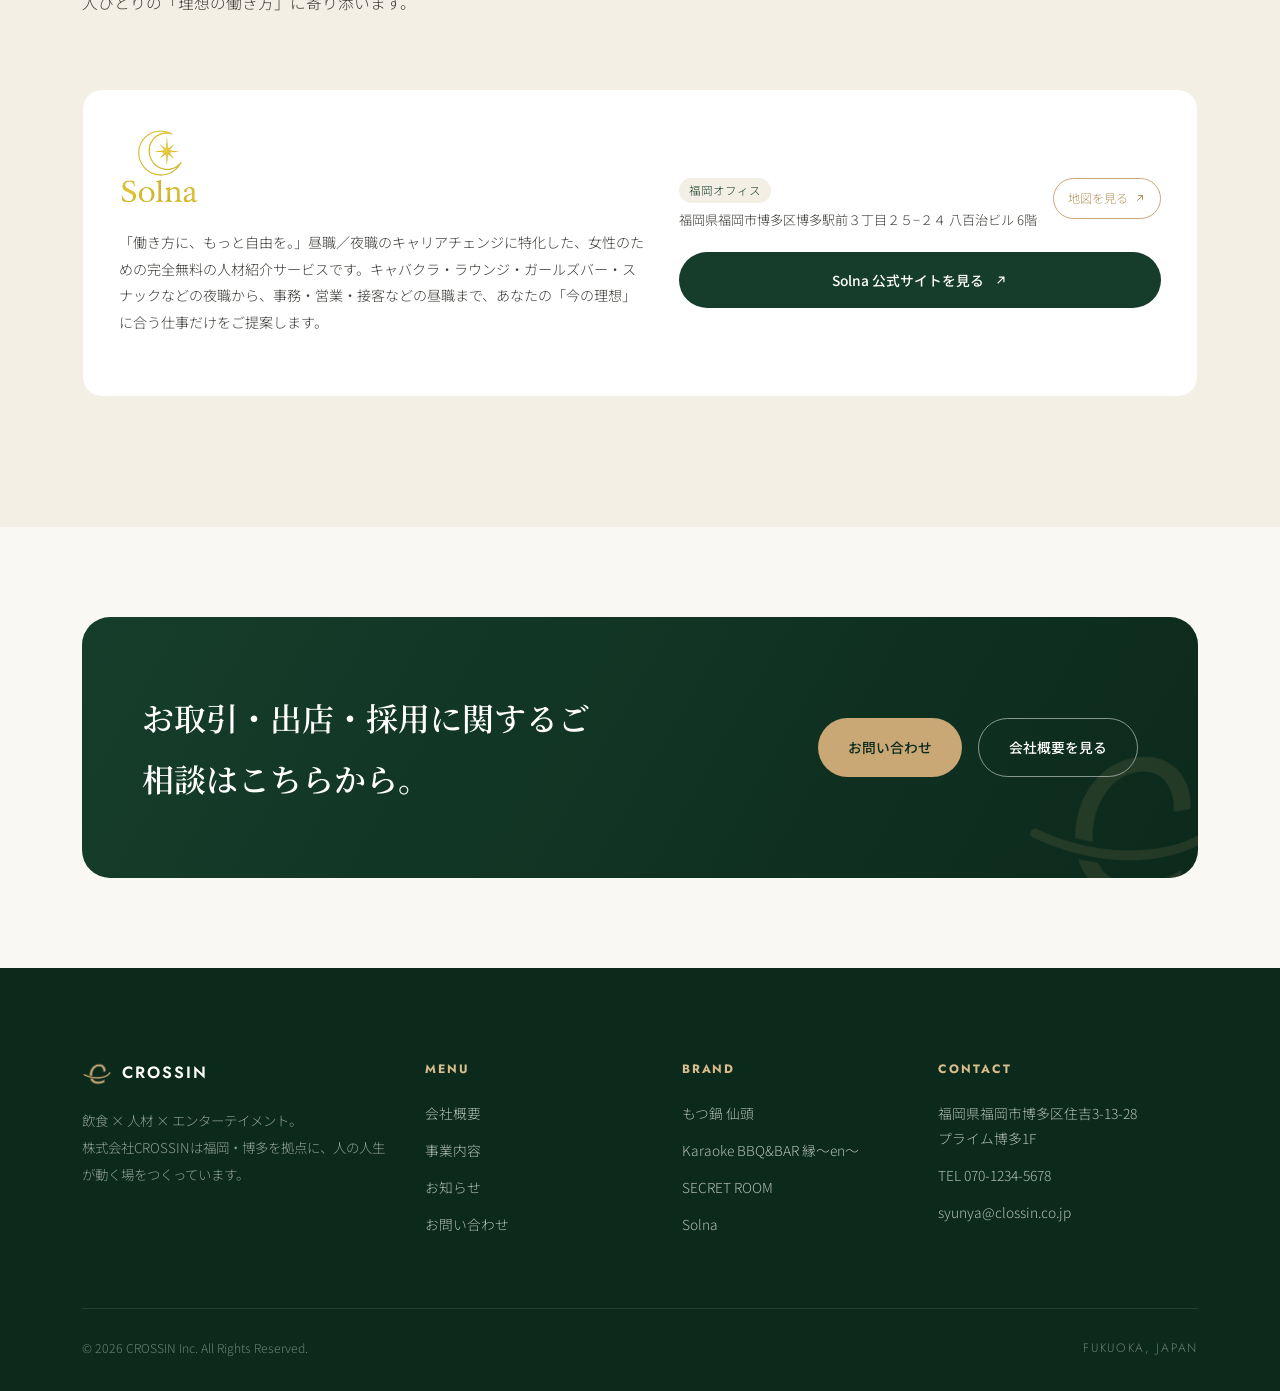
<file: business.html>
<!DOCTYPE html>
<html lang="ja">
<head>
<meta charset="UTF-8">
<meta name="viewport" content="width=device-width, initial-scale=1.0">
<title>事業内容 | 株式会社CROSSIN</title>
<meta name="description" content="株式会社CROSSINの3つの事業（飲食事業・エンターテイメント事業・人材事業）と運営ブランド、店舗情報をご紹介します。">
<link rel="icon" type="image/png" href="images/favicon.png">
<link rel="stylesheet" href="css/style.css">
</head>
<body>

<div class="preloader" id="preloader">
  <div class="preloader-inner">
    <div class="preloader-mark">
      <svg width="0" height="0" style="position:absolute" aria-hidden="true">
        <defs>
          <clipPath id="preloader-clip-top" clipPathUnits="objectBoundingBox">
            <path d="M0,0 L1,0 L1,0.448 L0.946,0.448 L0.936,0.435 L0.924,0.431 L0.916,0.432 L0.906,0.439 L0.888,0.465 L0.858,0.496 L0.826,0.52 L0.782,0.544 L0.718,0.568 L0.682,0.577 L0.64,0.585 L0.572,0.593 L0.486,0.595 L0.436,0.593 L0.366,0.585 L0.316,0.576 L0.25,0.56 L0.19,0.541 L0.15,0.526 L0.082,0.496 L0.072,0.496 L0.064,0.5 L0.056,0.51 L0.054,0.517 L0,0.517 Z"/>
          </clipPath>
          <clipPath id="preloader-clip-swoosh" clipPathUnits="objectBoundingBox">
            <path d="M0,0.517 L0.054,0.517 L0.056,0.51 L0.064,0.5 L0.072,0.496 L0.082,0.496 L0.15,0.526 L0.19,0.541 L0.25,0.56 L0.316,0.576 L0.366,0.585 L0.436,0.593 L0.486,0.595 L0.572,0.593 L0.64,0.585 L0.682,0.577 L0.718,0.568 L0.782,0.544 L0.826,0.52 L0.858,0.496 L0.888,0.465 L0.906,0.439 L0.916,0.432 L0.924,0.431 L0.936,0.435 L0.946,0.448 L1,0.448 L1,0.469 L0.946,0.469 L0.934,0.489 L0.92,0.507 L0.894,0.534 L0.882,0.544 L0.84,0.573 L0.804,0.592 L0.778,0.603 L0.734,0.619 L0.67,0.636 L0.62,0.645 L0.562,0.651 L0.45,0.651 L0.38,0.644 L0.326,0.635 L0.228,0.611 L0.156,0.587 L0.102,0.565 L0.062,0.546 L0.054,0.534 L0,0.534 Z"/>
          </clipPath>
          <clipPath id="preloader-clip-bottom" clipPathUnits="objectBoundingBox">
            <path d="M0,0.534 L0.054,0.534 L0.062,0.546 L0.102,0.565 L0.156,0.587 L0.228,0.611 L0.326,0.635 L0.38,0.644 L0.45,0.651 L0.562,0.651 L0.62,0.645 L0.67,0.636 L0.734,0.619 L0.778,0.603 L0.804,0.592 L0.84,0.573 L0.882,0.544 L0.894,0.534 L0.92,0.507 L0.934,0.489 L0.946,0.469 L1,0.469 L1,1 L0,1 Z"/>
          </clipPath>
        </defs>
      </svg>
      <img class="preloader-mark-half preloader-mark-top" src="images/logo-mark.png" alt="CROSSIN">
      <img class="preloader-mark-half preloader-mark-swoosh" src="images/logo-mark.png" alt="">
      <img class="preloader-mark-half preloader-mark-bottom" src="images/logo-mark.png" alt="CROSSIN">
    </div>
    <p class="preloader-word">
      <span class="preloader-letter" style="animation-delay:0.00s">C</span>
      <span class="preloader-letter" style="animation-delay:0.08s">R</span>
      <span class="preloader-letter" style="animation-delay:0.16s">O</span>
      <span class="preloader-letter" style="animation-delay:0.24s">S</span>
      <span class="preloader-letter" style="animation-delay:0.32s">S</span>
      <span class="preloader-letter" style="animation-delay:0.40s">I</span>
      <span class="preloader-letter" style="animation-delay:0.48s">N</span>
    </p>
  </div>
</div>

<header class="site-header">
  <div class="wrap">
    <a href="index.html" class="brand">
      <span class="mark">
        <img src="images/logo-mark.png" alt="CROSSIN">
      </span>
      CROSSIN
    </a>
    <nav class="main-nav">
      <a href="index.html">Home</a>
      <a href="about.html">About</a>
      <a href="business.html" class="active">Business</a>
      <a href="news.html">News</a>
      <a href="contact.html" class="nav-cta">Contact</a>
    </nav>
    <button class="nav-toggle" aria-label="メニュー"><span class="bars"><span></span><span></span><span></span></span></button>
  </div>
</header>

<section class="page-hero has-photo">
  <div class="hero-slides">
    <div class="hero-slide" style="background-image:url('images/photos/sento-nabe.jpg')"></div>
    <div class="hero-slide" style="background-image:url('images/photos/en-cocktails.jpg')"></div>
    <div class="hero-slide" style="background-image:url('images/photos/secretroom-lounge.jpg')"></div>
  </div>
  <p class="hero-wordmark" aria-hidden="true">BUSINESS</p>
  <div class="hero-mark">
    <img src="images/logo-mark.png" alt="CROSSIN">
  </div>
  <div class="wrap">
    <p class="crumb"><a href="index.html">HOME</a> / BUSINESS</p>
    <span class="en-label">BUSINESS</span>
    <h1>CROSSINが挑む、<br>3つの事業領域</h1>
    <p class="lead">「飲食×人材×エンターテイメント」。福岡・博多を拠点に、異なる3つの事業を通じて、人の人生が動き出す交差点をつくっています。</p>
  </div>
</section>

<section class="biz-section" id="dining">
  <div class="biz-visual dining has-photo reveal" style="background-image:url('images/photos/sento-nabe.jpg')">
    <div class="biz-visual-inner wrap">
      <span class="num en">01 / THREE BUSINESS</span>
      <p class="label en">DINING</p>
      <p class="label-jp">飲食事業</p>
    </div>
    <div class="visual-mark"><img src="images/logo-mark.png" alt=""></div>
  </div>
  <div class="wrap">
    <div class="biz-intro reveal">
      <p class="eyebrow">飲食事業</p>
      <h2 class="section-title" style="margin-bottom:0;">福岡の食文化を、<br>味わう場所に。</h2>
      <p>もつ鍋専門店「仙頭」を博多住吉・中洲エリアに展開。福岡の食文化に根ざした一皿と、心が動く接客体験を追求しています。</p>
    </div>

    <div class="brand-cards reveal reveal-delay-2">
      <div class="brand-card">
        <div class="photo"><img src="images/photos/sento-entrance.jpg" alt="もつ鍋仙頭 博多住吉店の外観"></div>
        <div class="logo-badge">
          <span class="logo-sento">もつ鍋 仙頭<span class="store-suffix">住吉店</span><small>MOTSUNABE SENDO</small></span>
        </div>
        <p class="desc">厳選もつと自家製スープにこだわる、博多もつ鍋の専門店。福岡の食文化を体現する一皿をお届けします。</p>
        <div class="card-watermark"><img src="images/sento-watermark-sumiyoshi.png" alt=""></div>
        <div class="stores">
          <div class="store-row">
            <div class="info">
              <span class="store-name">博多住吉店</span><br>
              福岡県福岡市博多区住吉2-4-7 レジデンス博多1F
            </div>
            <a class="map-link" target="_blank" rel="noopener" href="https://www.google.com/maps/place/%E5%8D%9A%E5%A4%9A%E5%A1%A9%E3%82%82%E3%81%A4%E9%8D%8B+%E4%BB%99%E9%A0%AD+%E5%8D%9A%E5%A4%9A%E4%BD%8F%E5%90%89%E5%BA%97/@33.5881699,130.4125641,17z/data=!3m1!4b1!4m6!3m5!1s0x3541913aff66e619:0xf4adf37dd1be57c6!8m2!3d33.5881699!4d130.4125641!16s%2Fg%2F11wn57l0_h!18m1!1e1?entry=ttu&g_ep=EgoyMDI2MDkwMi4wIKXMDSoASAFQAw%3D%3D">
              地図を見る
              <svg width="12" height="12" viewBox="0 0 24 24" fill="none"><path d="M7 17L17 7M17 7H9M17 7v8" stroke="currentColor" stroke-width="2" stroke-linecap="round" stroke-linejoin="round"/></svg>
            </a>
          </div>
        </div>
      </div>

      <div class="brand-card">
        <div class="photo"><img src="images/photos/sento-haruyoshi-entrance.jpg" alt="もつ鍋仙頭 春吉店の外観"></div>
        <div class="logo-badge">
          <span class="logo-sento">もつ鍋 仙頭<span class="store-suffix">春吉店</span><small>MOTSUNABE SENDO</small></span>
        </div>
        <p class="desc">中洲エリアで営業する二店舗目。厳選もつと自家製スープで、福岡の食文化を体現する一皿をお届けします。</p>
        <div class="card-watermark"><img src="images/sento-watermark-nakasu.png" alt=""></div>
        <div class="stores">
          <div class="store-row">
            <div class="info">
              <span class="store-name">中洲店</span><br>
              福岡県福岡市博多区中洲5-4-6 リバーフェイス博多1F
            </div>
            <a class="map-link" target="_blank" rel="noopener" href="https://www.google.com/maps/place/%E5%8D%9A%E5%A4%9A%E5%A1%A9%E3%82%82%E3%81%A4%E9%8D%8B+%E4%BB%99%E9%A0%AD+%E4%B8%AD%E6%B4%B2%E5%BA%97/@33.5935797,130.4038291,17z/data=!3m1!4b1!4m6!3m5!1s0x3541919dbb306099:0xb83efeccad4a8d20!8m2!3d33.5935797!4d130.4038291!16s%2Fg%2F11yzwv0q5p!18m1!1e1?entry=ttu&g_ep=EgoyMDI2MDkwMi4wIKXMDSoASAFQAw%3D%3D">
              地図を見る
              <svg width="12" height="12" viewBox="0 0 24 24" fill="none"><path d="M7 17L17 7M17 7H9M17 7v8" stroke="currentColor" stroke-width="2" stroke-linecap="round" stroke-linejoin="round"/></svg>
            </a>
          </div>
        </div>
      </div>
    </div>
  </div>
</section>

<section class="biz-section" id="entertainment">
  <div class="biz-visual entertainment has-photo reveal" style="background-image:url('images/photos/en-counter.jpg')">
    <div class="biz-visual-inner wrap">
      <span class="num en">02 / THREE BUSINESS</span>
      <p class="label en">ENT.</p>
      <p class="label-jp">エンターテイメント事業</p>
    </div>
    <div class="visual-mark"><img src="images/logo-mark.png" alt=""></div>
  </div>
  <div class="wrap">
    <div class="biz-intro reveal">
      <p class="eyebrow">エンターテイメント事業</p>
      <h2 class="section-title" style="margin-bottom:0;">非日常を彩る、<br>上質な夜。</h2>
      <p>中洲エリアで、上質な夜のひとときを演出するバー・ラウンジを展開。日常から切り離された非日常の体験を届けます。</p>
    </div>

    <div class="brand-cards reveal reveal-delay-2">
      <div class="brand-card">
        <div class="photo"><img src="images/photos/en-terrace-bbq.jpg" alt="Karaoke BBQ&amp;BAR 縁〜en〜のテラス席とBBQグリル"></div>
        <div class="logo-badge logo-badge-img">
          <img src="images/en-mark.png" alt="Karaoke BBQ&amp;BAR 縁〜en〜">
        </div>
        <p class="desc">Karaoke BBQ&amp;BAR 縁〜en〜。カラオケ・BBQ・バーが一体となった、仲間と賑やかに過ごせるエンターテイメント空間。</p>
        <div class="card-watermark"><img src="images/en-mark.png" alt=""></div>
        <div class="stores">
          <div class="store-row">
            <div class="info">
              <span class="store-name">中洲店</span><br>
              福岡県福岡市中央区春吉３丁目５−４ CUBE 春吉アクア 6F
            </div>
            <a class="map-link" target="_blank" rel="noopener" href="https://maps.app.goo.gl/MUFnGL8eKJbKn4Py7">
              地図を見る
              <svg width="12" height="12" viewBox="0 0 24 24" fill="none"><path d="M7 17L17 7M17 7H9M17 7v8" stroke="currentColor" stroke-width="2" stroke-linecap="round" stroke-linejoin="round"/></svg>
            </a>
          </div>
        </div>
      </div>

      <div class="brand-card">
        <div class="photo"><img src="images/photos/secretroom-lounge.jpg" alt="SECRET ROOMの店内"></div>
        <div class="logo-badge logo-badge-img">
          <img src="images/secretroom-mark.png" alt="SECRET ROOM">
        </div>
        <p class="desc">SECRET ROOM。会員制のような特別感を持つ、隠れ家的なラウンジ空間で特別な時間を提供します。</p>
        <div class="stores">
          <div class="store-row">
            <div class="info">
              <span class="store-name">中洲店</span><br>
              福岡県福岡市博多区中洲4-1-7 エイトバレー55 3F
            </div>
            <a class="map-link" target="_blank" rel="noopener" href="https://www.google.com/maps/place/BAR+SECRET+ROOM+%E4%B8%AD%E6%B4%B2/@33.5917261,130.406775,17z/data=!3m1!4b1!4m6!3m5!1s0x35419156a7ddf7b5:0xc3a543767ed7b0b9!8m2!3d33.5917261!4d130.406775!16s%2Fg%2F11l_4b9mj5!18m1!1e1?entry=ttu&g_ep=EgoyMDI2MDkwMi4wIKXMDSoASAFQAw%3D%3D">
              地図を見る
              <svg width="12" height="12" viewBox="0 0 24 24" fill="none"><path d="M7 17L17 7M17 7H9M17 7v8" stroke="currentColor" stroke-width="2" stroke-linecap="round" stroke-linejoin="round"/></svg>
            </a>
          </div>
        </div>
      </div>
    </div>
  </div>
</section>

<section class="biz-section" id="hr">
  <div class="biz-visual hr reveal">
    <div class="biz-visual-inner wrap">
      <span class="num en">03 / THREE BUSINESS</span>
      <p class="label en">HR</p>
      <p class="label-jp">人材事業</p>
    </div>
    <div class="visual-mark"><img src="images/logo-mark.png" alt=""></div>
  </div>
  <div class="wrap">
    <div class="biz-intro reveal">
      <p class="eyebrow">人材事業</p>
      <h2 class="section-title" style="margin-bottom:0;">理想の働き方を、<br>その人らしく。</h2>
      <p>女性向け人材紹介サービス「Solna」を運営。昼職・夜職のキャリアチェンジに特化し、一人ひとりの「理想の働き方」に寄り添います。</p>
    </div>

    <div class="brand-cards reveal reveal-delay-2">
      <div class="brand-card solna">
        <div>
          <div class="logo-badge logo-badge-img">
            <img src="images/solna-logo.png" alt="Solna">
          </div>
          <p class="desc">「働き方に、もっと自由を。」昼職／夜職のキャリアチェンジに特化した、女性のための完全無料の人材紹介サービスです。キャバクラ・ラウンジ・ガールズバー・スナックなどの夜職から、事務・営業・接客などの昼職まで、あなたの「今の理想」に合う仕事だけをご提案します。</p>
        </div>
        <div>
          <div class="store-row" style="min-width:260px;">
            <div class="info">
              <span class="store-name">福岡オフィス</span><br>
              福岡県福岡市博多区博多駅前３丁目２５−２４ 八百治ビル 6階
            </div>
            <a class="map-link" target="_blank" rel="noopener" href="https://www.google.com/maps/place/Hitotech%E6%A0%AA%E5%BC%8F%E4%BC%9A%E7%A4%BE%EF%BC%88%E3%83%92%E3%83%88%E3%83%86%E3%83%83%E3%82%AF%EF%BC%89/@33.5893944,130.4173871,17z/data=!4m6!3m5!1s0x354191cfc74fc30b:0x3082d985b723eaf6!8m2!3d33.5893944!4d130.4173871!16s%2Fg%2F11r_fhlhwy?entry=ttu&g_ep=EgoyMDI2MTAxMy4wIKXMDSoASAFQAw%3D%3D">
              地図を見る
              <svg width="12" height="12" viewBox="0 0 24 24" fill="none"><path d="M7 17L17 7M17 7H9M17 7v8" stroke="currentColor" stroke-width="2" stroke-linecap="round" stroke-linejoin="round"/></svg>
            </a>
          </div>
          <a href="https://job-solna.studio.site/" target="_blank" rel="noopener" class="btn btn-dark" style="margin-top:20px; width:100%; justify-content:center;">
            Solna 公式サイトを見る
            <svg width="14" height="14" viewBox="0 0 24 24" fill="none"><path d="M7 17L17 7M17 7H9M17 7v8" stroke="currentColor" stroke-width="2" stroke-linecap="round" stroke-linejoin="round"/></svg>
          </a>
        </div>
      </div>
    </div>
  </div>
</section>

<section class="section-pad-sm">
  <div class="wrap">
    <div class="cta-band reveal">
      <div class="mark">
        <img src="images/logo-mark.png" alt="CROSSIN">
      </div>
      <h3>お取引・出店・採用に関するご相談はこちらから。</h3>
      <div class="actions">
        <a href="contact.html" class="btn btn-primary">お問い合わせ</a>
        <a href="about.html" class="btn btn-outline">会社概要を見る</a>
      </div>
    </div>
  </div>
</section>

<footer class="site-footer">
  <div class="wrap">
    <div class="footer-top">
      <div class="footer-brand">
        <a href="index.html" class="brand">
          <span class="mark">
            <img src="images/logo-mark.png" alt="CROSSIN">
          </span>
          CROSSIN
        </a>
        <p>飲食 × 人材 × エンターテイメント。<br>株式会社CROSSINは福岡・博多を拠点に、人の人生が動く場をつくっています。</p>
      </div>
      <div class="footer-col">
        <h4>MENU</h4>
        <a href="about.html">会社概要</a>
        <a href="business.html">事業内容</a>
        <a href="news.html">お知らせ</a>
        <a href="contact.html">お問い合わせ</a>
      </div>
      <div class="footer-col">
        <h4>BRAND</h4>
        <a href="business.html#dining">もつ鍋 仙頭</a>
        <a href="business.html#entertainment">Karaoke BBQ&amp;BAR 縁〜en〜</a>
        <a href="business.html#entertainment">SECRET ROOM</a>
        <a href="https://job-solna.studio.site/" target="_blank" rel="noopener">Solna</a>
      </div>
      <div class="footer-col">
        <h4>CONTACT</h4>
        <address>福岡県福岡市博多区住吉3-13-28<br>プライム博多1F</address>
        <a href="tel:07012345678">TEL 070-1234-5678</a>
        <a href="mailto:syunya@clossin.co.jp">syunya@clossin.co.jp</a>
      </div>
    </div>
    <div class="footer-bottom">
      <span>&copy; 2026 CROSSIN Inc. All Rights Reserved.</span>
      <span class="en">FUKUOKA, JAPAN</span>
    </div>
  </div>
</footer>

<script src="js/main.js"></script>
</body>
</html>
</file>
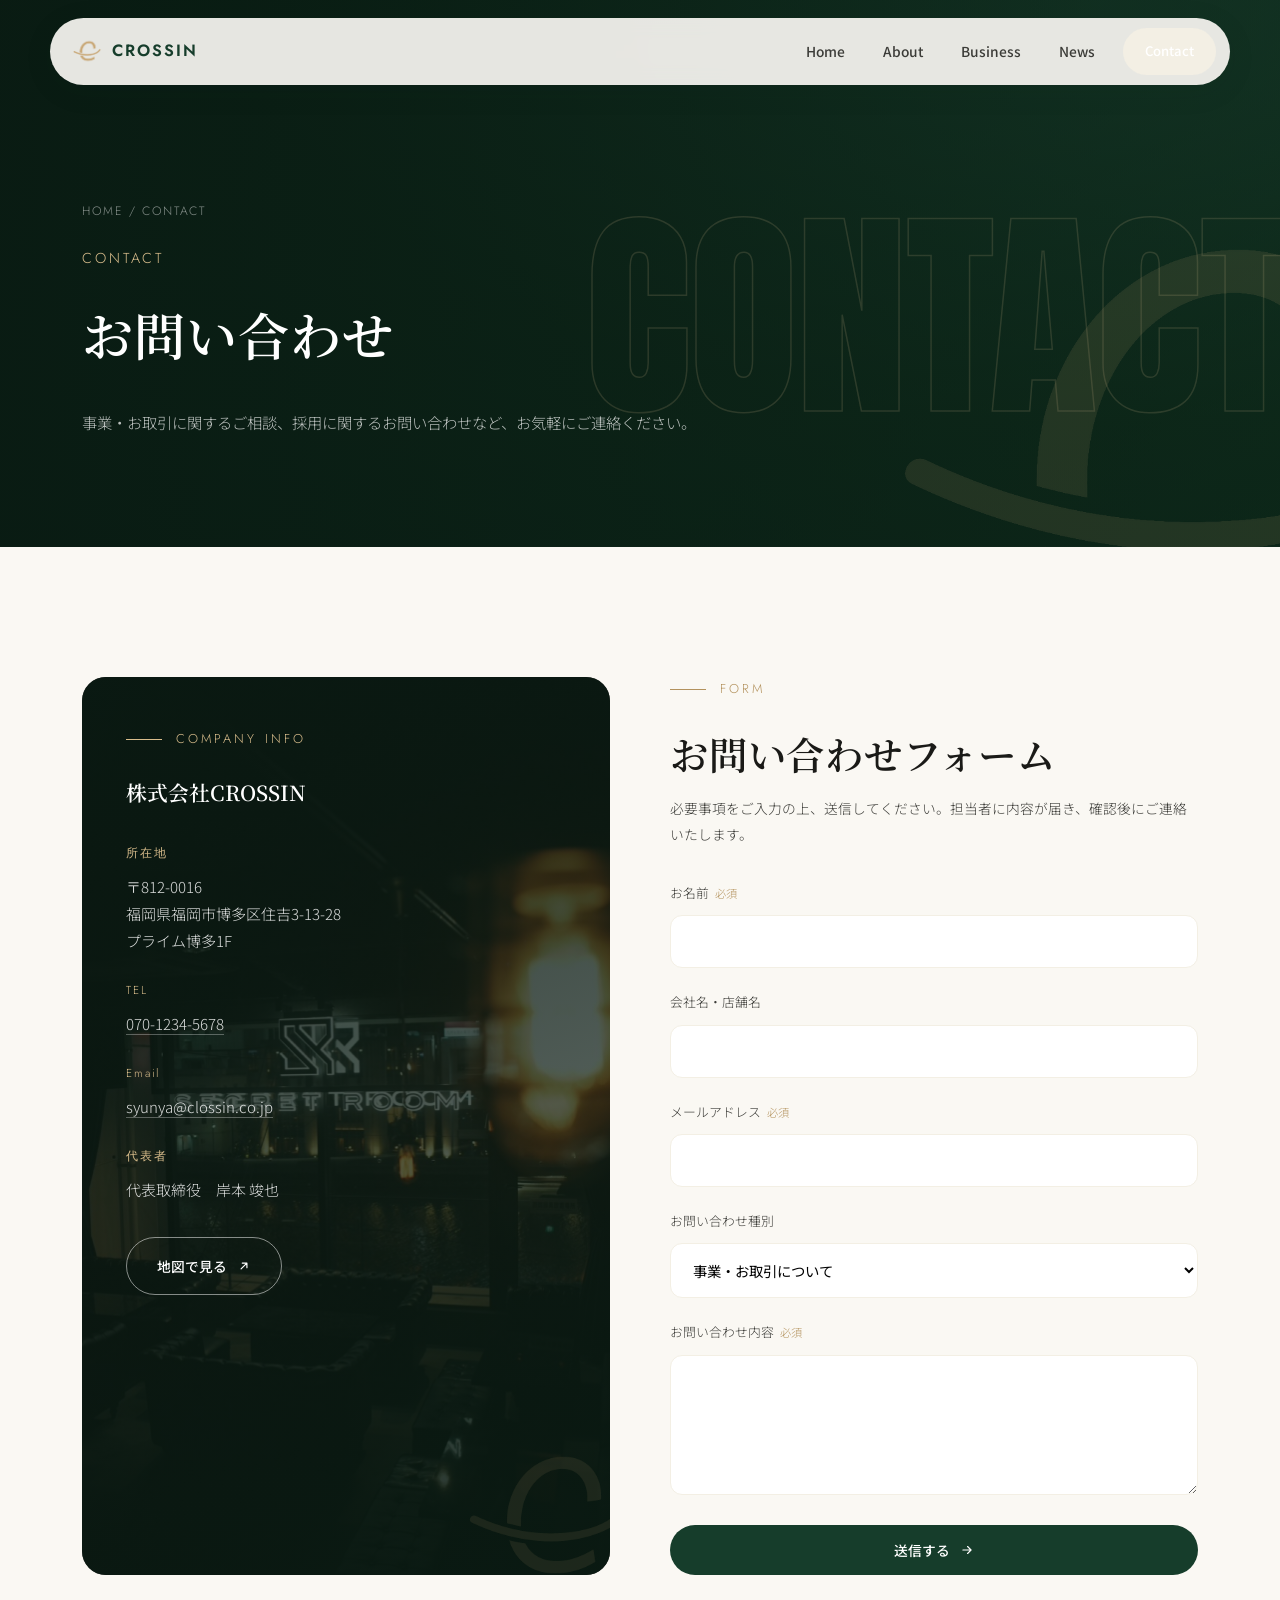
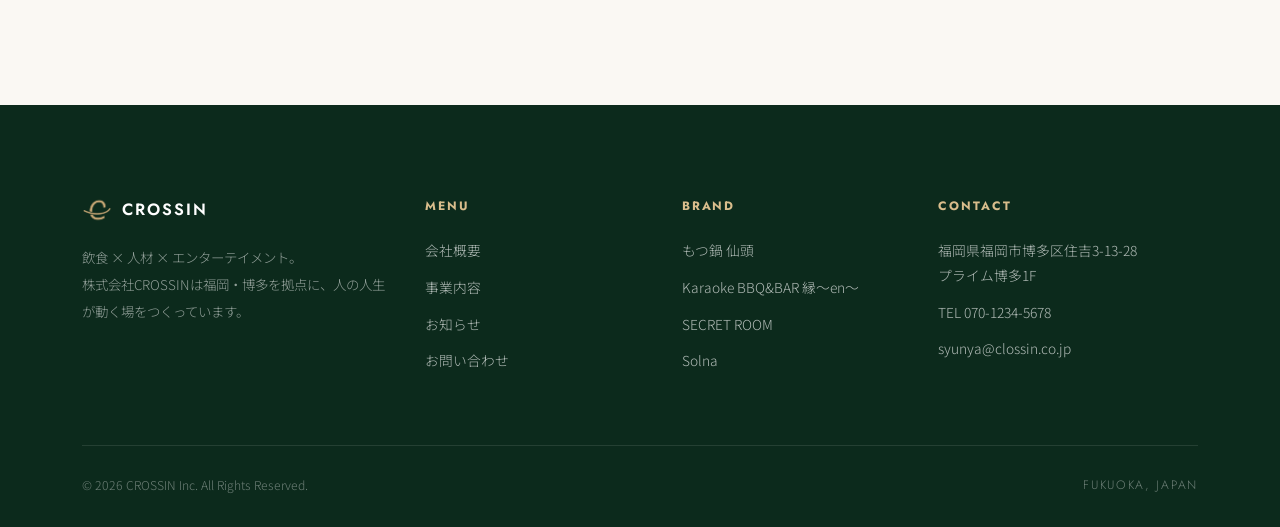
<file: contact.html>
<!DOCTYPE html>
<html lang="ja">
<head>
<meta charset="UTF-8">
<meta name="viewport" content="width=device-width, initial-scale=1.0">
<title>お問い合わせ | 株式会社CROSSIN</title>
<meta name="description" content="株式会社CROSSINへのお問い合わせはこちらから。事業・お取引・採用に関するご相談を承っております。">
<link rel="icon" type="image/png" href="images/favicon.png">
<link rel="stylesheet" href="css/style.css">
</head>
<body>

<div class="preloader" id="preloader">
  <div class="preloader-inner">
    <div class="preloader-mark">
      <svg width="0" height="0" style="position:absolute" aria-hidden="true">
        <defs>
          <clipPath id="preloader-clip-top" clipPathUnits="objectBoundingBox">
            <path d="M0,0 L1,0 L1,0.448 L0.946,0.448 L0.936,0.435 L0.924,0.431 L0.916,0.432 L0.906,0.439 L0.888,0.465 L0.858,0.496 L0.826,0.52 L0.782,0.544 L0.718,0.568 L0.682,0.577 L0.64,0.585 L0.572,0.593 L0.486,0.595 L0.436,0.593 L0.366,0.585 L0.316,0.576 L0.25,0.56 L0.19,0.541 L0.15,0.526 L0.082,0.496 L0.072,0.496 L0.064,0.5 L0.056,0.51 L0.054,0.517 L0,0.517 Z"/>
          </clipPath>
          <clipPath id="preloader-clip-swoosh" clipPathUnits="objectBoundingBox">
            <path d="M0,0.517 L0.054,0.517 L0.056,0.51 L0.064,0.5 L0.072,0.496 L0.082,0.496 L0.15,0.526 L0.19,0.541 L0.25,0.56 L0.316,0.576 L0.366,0.585 L0.436,0.593 L0.486,0.595 L0.572,0.593 L0.64,0.585 L0.682,0.577 L0.718,0.568 L0.782,0.544 L0.826,0.52 L0.858,0.496 L0.888,0.465 L0.906,0.439 L0.916,0.432 L0.924,0.431 L0.936,0.435 L0.946,0.448 L1,0.448 L1,0.469 L0.946,0.469 L0.934,0.489 L0.92,0.507 L0.894,0.534 L0.882,0.544 L0.84,0.573 L0.804,0.592 L0.778,0.603 L0.734,0.619 L0.67,0.636 L0.62,0.645 L0.562,0.651 L0.45,0.651 L0.38,0.644 L0.326,0.635 L0.228,0.611 L0.156,0.587 L0.102,0.565 L0.062,0.546 L0.054,0.534 L0,0.534 Z"/>
          </clipPath>
          <clipPath id="preloader-clip-bottom" clipPathUnits="objectBoundingBox">
            <path d="M0,0.534 L0.054,0.534 L0.062,0.546 L0.102,0.565 L0.156,0.587 L0.228,0.611 L0.326,0.635 L0.38,0.644 L0.45,0.651 L0.562,0.651 L0.62,0.645 L0.67,0.636 L0.734,0.619 L0.778,0.603 L0.804,0.592 L0.84,0.573 L0.882,0.544 L0.894,0.534 L0.92,0.507 L0.934,0.489 L0.946,0.469 L1,0.469 L1,1 L0,1 Z"/>
          </clipPath>
        </defs>
      </svg>
      <img class="preloader-mark-half preloader-mark-top" src="images/logo-mark.png" alt="CROSSIN">
      <img class="preloader-mark-half preloader-mark-swoosh" src="images/logo-mark.png" alt="">
      <img class="preloader-mark-half preloader-mark-bottom" src="images/logo-mark.png" alt="CROSSIN">
    </div>
    <p class="preloader-word">
      <span class="preloader-letter" style="animation-delay:0.00s">C</span>
      <span class="preloader-letter" style="animation-delay:0.08s">R</span>
      <span class="preloader-letter" style="animation-delay:0.16s">O</span>
      <span class="preloader-letter" style="animation-delay:0.24s">S</span>
      <span class="preloader-letter" style="animation-delay:0.32s">S</span>
      <span class="preloader-letter" style="animation-delay:0.40s">I</span>
      <span class="preloader-letter" style="animation-delay:0.48s">N</span>
    </p>
  </div>
</div>

<header class="site-header">
  <div class="wrap">
    <a href="index.html" class="brand">
      <span class="mark">
        <img src="images/logo-mark.png" alt="CROSSIN">
      </span>
      CROSSIN
    </a>
    <nav class="main-nav">
      <a href="index.html">Home</a>
      <a href="about.html">About</a>
      <a href="business.html">Business</a>
      <a href="news.html">News</a>
      <a href="contact.html" class="nav-cta active">Contact</a>
    </nav>
    <button class="nav-toggle" aria-label="メニュー"><span class="bars"><span></span><span></span><span></span></span></button>
  </div>
</header>

<section class="page-hero has-photo">
  <div class="hero-slides">
    <div class="hero-slide" style="background-image:url('images/photos/en-booth.jpg')"></div>
    <div class="hero-slide" style="background-image:url('images/photos/sento-dining-room.jpg')"></div>
    <div class="hero-slide" style="background-image:url('images/photos/secretroom-bottles.jpg')"></div>
  </div>
  <p class="hero-wordmark" aria-hidden="true">CONTACT</p>
  <div class="hero-mark">
    <img src="images/logo-mark.png" alt="CROSSIN">
  </div>
  <div class="wrap">
    <p class="crumb"><a href="index.html">HOME</a> / CONTACT</p>
    <span class="en-label">CONTACT</span>
    <h1>お問い合わせ</h1>
    <p class="lead">事業・お取引に関するご相談、採用に関するお問い合わせなど、お気軽にご連絡ください。</p>
  </div>
</section>

<section class="section-pad">
  <div class="wrap">
    <div class="contact-grid">
      <div class="contact-info-card has-photo reveal" style="background-image:url('images/photos/secretroom-ambience.jpg')">
        <div class="mark">
          <img src="images/logo-mark.png" alt="CROSSIN">
        </div>
        <p class="eyebrow on-dark">COMPANY INFO</p>
        <p style="font-family:var(--font-serif); font-size:1.3rem; font-weight:600; margin-top:10px;">株式会社CROSSIN</p>
        <dl>
          <dt>所在地</dt>
          <dd>〒812-0016<br>福岡県福岡市博多区住吉3-13-28<br>プライム博多1F</dd>
          <dt>TEL</dt>
          <dd><a href="tel:07012345678">070-1234-5678</a></dd>
          <dt>Email</dt>
          <dd><a href="mailto:syunya@clossin.co.jp">syunya@clossin.co.jp</a></dd>
          <dt>代表者</dt>
          <dd>代表取締役　岸本 竣也</dd>
        </dl>
        <a href="https://www.google.com/maps/search/?api=1&query=%E7%A6%8F%E5%B2%A1%E7%9C%8C%E7%A6%8F%E5%B2%A1%E5%B8%82%E5%8D%9A%E5%A4%9A%E5%8C%BA%E4%BD%8F%E5%90%893-13-28+%E3%83%97%E3%83%A9%E3%82%A4%E3%83%A0%E5%8D%9A%E5%A4%9A1F" target="_blank" rel="noopener" class="btn btn-outline" style="margin-top:34px; position:relative; z-index:1;">
          地図で見る
          <svg width="14" height="14" viewBox="0 0 24 24" fill="none"><path d="M7 17L17 7M17 7H9M17 7v8" stroke="currentColor" stroke-width="2" stroke-linecap="round" stroke-linejoin="round"/></svg>
        </a>
      </div>

      <div class="reveal reveal-delay-1">
        <p class="eyebrow">FORM</p>
        <h2 class="section-title" style="margin-bottom:10px;">お問い合わせフォーム</h2>
        <p style="color:var(--ink-700); font-size:0.86rem; margin-bottom:34px;">必要事項をご入力の上、送信してください。担当者に内容が届き、確認後にご連絡いたします。</p>

        <p id="contact-success" hidden style="background:var(--cream-100); border-radius:12px; padding:20px 22px; font-size:0.9rem; color:var(--green-800); margin-bottom:26px;">
          お問い合わせありがとうございます。内容を送信しました。担当者より改めてご連絡いたします。
        </p>
        <p id="contact-error" hidden style="background:#fbeceb; border-radius:12px; padding:20px 22px; font-size:0.9rem; color:#a33; margin-bottom:26px;">
          送信に失敗しました。お手数ですが、<a href="mailto:syunya@clossin.co.jp" style="text-decoration:underline;">syunya@clossin.co.jp</a> まで直接ご連絡ください。
        </p>

        <form id="contact-form">
          <div class="form-group">
            <label for="name">お名前<span class="req">必須</span></label>
            <input type="text" id="name" name="name" required>
          </div>
          <div class="form-group">
            <label for="company">会社名・店舗名</label>
            <input type="text" id="company" name="company">
          </div>
          <div class="form-group">
            <label for="email">メールアドレス<span class="req">必須</span></label>
            <input type="email" id="email" name="email" required>
          </div>
          <div class="form-group">
            <label for="category">お問い合わせ種別</label>
            <select id="category" name="category">
              <option>事業・お取引について</option>
              <option>採用について</option>
              <option>店舗・ご予約について</option>
              <option>取材・メディア掲載について</option>
              <option>その他</option>
            </select>
          </div>
          <div class="form-group">
            <label for="message">お問い合わせ内容<span class="req">必須</span></label>
            <textarea id="message" name="message" required></textarea>
          </div>
          <button type="submit" class="btn btn-dark" style="width:100%; justify-content:center;">
            送信する
            <svg width="14" height="14" viewBox="0 0 24 24" fill="none"><path d="M5 12h14M13 6l6 6-6 6" stroke="currentColor" stroke-width="2" stroke-linecap="round" stroke-linejoin="round"/></svg>
          </button>
        </form>
      </div>
    </div>
  </div>
</section>

<footer class="site-footer">
  <div class="wrap">
    <div class="footer-top">
      <div class="footer-brand">
        <a href="index.html" class="brand">
          <span class="mark">
            <img src="images/logo-mark.png" alt="CROSSIN">
          </span>
          CROSSIN
        </a>
        <p>飲食 × 人材 × エンターテイメント。<br>株式会社CROSSINは福岡・博多を拠点に、人の人生が動く場をつくっています。</p>
      </div>
      <div class="footer-col">
        <h4>MENU</h4>
        <a href="about.html">会社概要</a>
        <a href="business.html">事業内容</a>
        <a href="news.html">お知らせ</a>
        <a href="contact.html">お問い合わせ</a>
      </div>
      <div class="footer-col">
        <h4>BRAND</h4>
        <a href="business.html#dining">もつ鍋 仙頭</a>
        <a href="business.html#entertainment">Karaoke BBQ&amp;BAR 縁〜en〜</a>
        <a href="business.html#entertainment">SECRET ROOM</a>
        <a href="https://job-solna.studio.site/" target="_blank" rel="noopener">Solna</a>
      </div>
      <div class="footer-col">
        <h4>CONTACT</h4>
        <address>福岡県福岡市博多区住吉3-13-28<br>プライム博多1F</address>
        <a href="tel:07012345678">TEL 070-1234-5678</a>
        <a href="mailto:syunya@clossin.co.jp">syunya@clossin.co.jp</a>
      </div>
    </div>
    <div class="footer-bottom">
      <span>&copy; 2026 CROSSIN Inc. All Rights Reserved.</span>
      <span class="en">FUKUOKA, JAPAN</span>
    </div>
  </div>
</footer>

<script src="js/main.js"></script>
<script>
  const CONTACT_ENDPOINT = 'https://script.google.com/macros/s/AKfycbx6gqAuZG46_D0HbtZgppbCFUmB5IFHAzH-XACYpyc7irr5iHmgrELBehv0YscWIGOYBQ/exec';

  document.getElementById('contact-form').addEventListener('submit', function (e) {
    e.preventDefault();
    const form = e.target;
    const successEl = document.getElementById('contact-success');
    const errorEl = document.getElementById('contact-error');
    const submitBtn = form.querySelector('button[type="submit"]');

    successEl.hidden = true;
    errorEl.hidden = true;
    submitBtn.disabled = true;

    fetch(CONTACT_ENDPOINT, {
      method: 'POST',
      mode: 'no-cors',
      body: new FormData(form)
    })
      .then(() => {
        successEl.hidden = false;
        form.reset();
        successEl.scrollIntoView({ behavior: 'smooth', block: 'center' });
      })
      .catch(() => {
        errorEl.hidden = false;
      })
      .finally(() => {
        submitBtn.disabled = false;
      });
  });
</script>
</body>
</html>
</file>
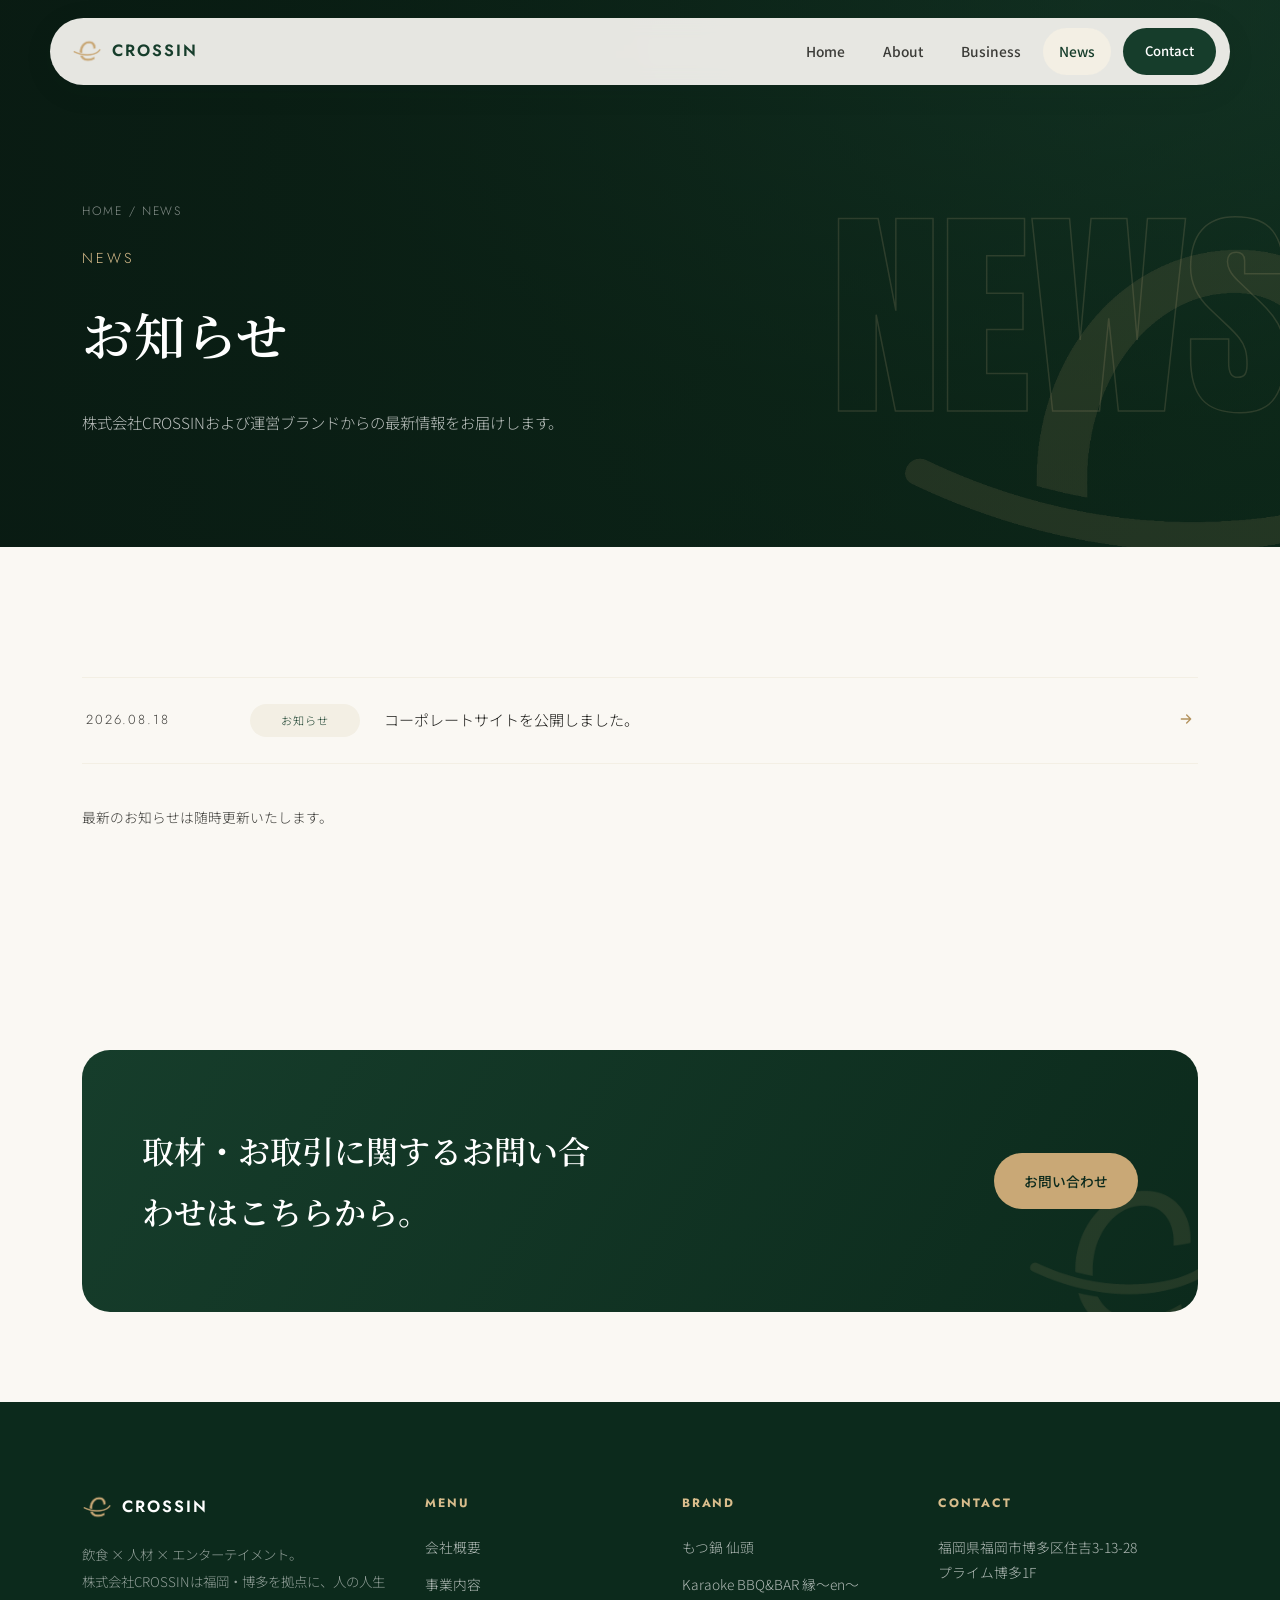
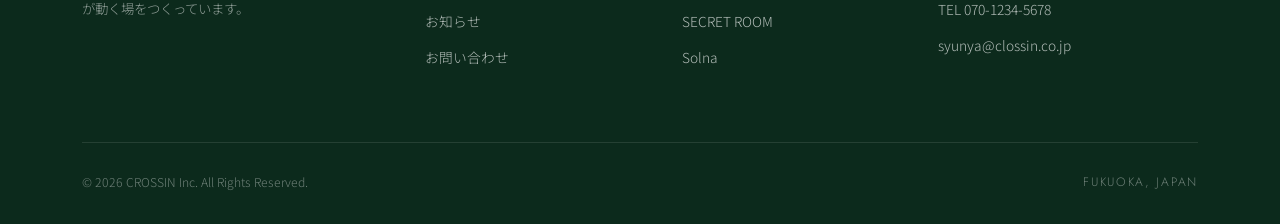
<file: news.html>
<!DOCTYPE html>
<html lang="ja">
<head>
<meta charset="UTF-8">
<meta name="viewport" content="width=device-width, initial-scale=1.0">
<title>お知らせ | 株式会社CROSSIN</title>
<meta name="description" content="株式会社CROSSINからのお知らせ一覧です。">
<link rel="icon" type="image/png" href="images/favicon.png">
<link rel="stylesheet" href="css/style.css">
</head>
<body>

<div class="preloader" id="preloader">
  <div class="preloader-inner">
    <div class="preloader-mark">
      <svg width="0" height="0" style="position:absolute" aria-hidden="true">
        <defs>
          <clipPath id="preloader-clip-top" clipPathUnits="objectBoundingBox">
            <path d="M0,0 L1,0 L1,0.448 L0.946,0.448 L0.936,0.435 L0.924,0.431 L0.916,0.432 L0.906,0.439 L0.888,0.465 L0.858,0.496 L0.826,0.52 L0.782,0.544 L0.718,0.568 L0.682,0.577 L0.64,0.585 L0.572,0.593 L0.486,0.595 L0.436,0.593 L0.366,0.585 L0.316,0.576 L0.25,0.56 L0.19,0.541 L0.15,0.526 L0.082,0.496 L0.072,0.496 L0.064,0.5 L0.056,0.51 L0.054,0.517 L0,0.517 Z"/>
          </clipPath>
          <clipPath id="preloader-clip-swoosh" clipPathUnits="objectBoundingBox">
            <path d="M0,0.517 L0.054,0.517 L0.056,0.51 L0.064,0.5 L0.072,0.496 L0.082,0.496 L0.15,0.526 L0.19,0.541 L0.25,0.56 L0.316,0.576 L0.366,0.585 L0.436,0.593 L0.486,0.595 L0.572,0.593 L0.64,0.585 L0.682,0.577 L0.718,0.568 L0.782,0.544 L0.826,0.52 L0.858,0.496 L0.888,0.465 L0.906,0.439 L0.916,0.432 L0.924,0.431 L0.936,0.435 L0.946,0.448 L1,0.448 L1,0.469 L0.946,0.469 L0.934,0.489 L0.92,0.507 L0.894,0.534 L0.882,0.544 L0.84,0.573 L0.804,0.592 L0.778,0.603 L0.734,0.619 L0.67,0.636 L0.62,0.645 L0.562,0.651 L0.45,0.651 L0.38,0.644 L0.326,0.635 L0.228,0.611 L0.156,0.587 L0.102,0.565 L0.062,0.546 L0.054,0.534 L0,0.534 Z"/>
          </clipPath>
          <clipPath id="preloader-clip-bottom" clipPathUnits="objectBoundingBox">
            <path d="M0,0.534 L0.054,0.534 L0.062,0.546 L0.102,0.565 L0.156,0.587 L0.228,0.611 L0.326,0.635 L0.38,0.644 L0.45,0.651 L0.562,0.651 L0.62,0.645 L0.67,0.636 L0.734,0.619 L0.778,0.603 L0.804,0.592 L0.84,0.573 L0.882,0.544 L0.894,0.534 L0.92,0.507 L0.934,0.489 L0.946,0.469 L1,0.469 L1,1 L0,1 Z"/>
          </clipPath>
        </defs>
      </svg>
      <img class="preloader-mark-half preloader-mark-top" src="images/logo-mark.png" alt="CROSSIN">
      <img class="preloader-mark-half preloader-mark-swoosh" src="images/logo-mark.png" alt="">
      <img class="preloader-mark-half preloader-mark-bottom" src="images/logo-mark.png" alt="CROSSIN">
    </div>
    <p class="preloader-word">
      <span class="preloader-letter" style="animation-delay:0.00s">C</span>
      <span class="preloader-letter" style="animation-delay:0.08s">R</span>
      <span class="preloader-letter" style="animation-delay:0.16s">O</span>
      <span class="preloader-letter" style="animation-delay:0.24s">S</span>
      <span class="preloader-letter" style="animation-delay:0.32s">S</span>
      <span class="preloader-letter" style="animation-delay:0.40s">I</span>
      <span class="preloader-letter" style="animation-delay:0.48s">N</span>
    </p>
  </div>
</div>

<header class="site-header">
  <div class="wrap">
    <a href="index.html" class="brand">
      <span class="mark">
        <img src="images/logo-mark.png" alt="CROSSIN">
      </span>
      CROSSIN
    </a>
    <nav class="main-nav">
      <a href="index.html">Home</a>
      <a href="about.html">About</a>
      <a href="business.html">Business</a>
      <a href="news.html" class="active">News</a>
      <a href="contact.html" class="nav-cta">Contact</a>
    </nav>
    <button class="nav-toggle" aria-label="メニュー"><span class="bars"><span></span><span></span><span></span></span></button>
  </div>
</header>

<section class="page-hero has-photo">
  <div class="hero-slides">
    <div class="hero-slide" style="background-image:url('images/photos/en-cocktails.jpg')"></div>
    <div class="hero-slide" style="background-image:url('images/photos/sento-tableware.jpg')"></div>
    <div class="hero-slide" style="background-image:url('images/photos/secretroom-ambience.jpg')"></div>
  </div>
  <p class="hero-wordmark" aria-hidden="true">NEWS</p>
  <div class="hero-mark">
    <img src="images/logo-mark.png" alt="CROSSIN">
  </div>
  <div class="wrap">
    <p class="crumb"><a href="index.html">HOME</a> / NEWS</p>
    <span class="en-label">NEWS</span>
    <h1>お知らせ</h1>
    <p class="lead">株式会社CROSSINおよび運営ブランドからの最新情報をお届けします。</p>
  </div>
</section>

<section class="section-pad">
  <div class="wrap">
    <div class="news-list reveal">
      <a href="#" class="news-item">
        <time class="en">2026.08.18</time>
        <span class="tag">お知らせ</span>
        <span class="title">コーポレートサイトを公開しました。</span>
        <span class="arrow">
          <svg width="16" height="16" viewBox="0 0 24 24" fill="none"><path d="M5 12h14M13 6l6 6-6 6" stroke="currentColor" stroke-width="2" stroke-linecap="round" stroke-linejoin="round"/></svg>
        </span>
      </a>
    </div>
    <p style="margin-top:40px; font-size:0.86rem; color:var(--ink-700);">最新のお知らせは随時更新いたします。</p>
  </div>
</section>

<section class="section-pad-sm">
  <div class="wrap">
    <div class="cta-band reveal">
      <div class="mark">
        <img src="images/logo-mark.png" alt="CROSSIN">
      </div>
      <h3>取材・お取引に関するお問い合わせはこちらから。</h3>
      <div class="actions">
        <a href="contact.html" class="btn btn-primary">お問い合わせ</a>
      </div>
    </div>
  </div>
</section>

<footer class="site-footer">
  <div class="wrap">
    <div class="footer-top">
      <div class="footer-brand">
        <a href="index.html" class="brand">
          <span class="mark">
            <img src="images/logo-mark.png" alt="CROSSIN">
          </span>
          CROSSIN
        </a>
        <p>飲食 × 人材 × エンターテイメント。<br>株式会社CROSSINは福岡・博多を拠点に、人の人生が動く場をつくっています。</p>
      </div>
      <div class="footer-col">
        <h4>MENU</h4>
        <a href="about.html">会社概要</a>
        <a href="business.html">事業内容</a>
        <a href="news.html">お知らせ</a>
        <a href="contact.html">お問い合わせ</a>
      </div>
      <div class="footer-col">
        <h4>BRAND</h4>
        <a href="business.html#dining">もつ鍋 仙頭</a>
        <a href="business.html#entertainment">Karaoke BBQ&amp;BAR 縁〜en〜</a>
        <a href="business.html#entertainment">SECRET ROOM</a>
        <a href="https://job-solna.studio.site/" target="_blank" rel="noopener">Solna</a>
      </div>
      <div class="footer-col">
        <h4>CONTACT</h4>
        <address>福岡県福岡市博多区住吉3-13-28<br>プライム博多1F</address>
        <a href="tel:07012345678">TEL 070-1234-5678</a>
        <a href="mailto:syunya@clossin.co.jp">syunya@clossin.co.jp</a>
      </div>
    </div>
    <div class="footer-bottom">
      <span>&copy; 2026 CROSSIN Inc. All Rights Reserved.</span>
      <span class="en">FUKUOKA, JAPAN</span>
    </div>
  </div>
</footer>

<script src="js/main.js"></script>
</body>
</html>
</file>
<file: css/style.css>
@import url('https://fonts.googleapis.com/css2?family=Noto+Serif+JP:wght@400;500;600;700&family=Noto+Sans+JP:wght@300;400;500;700&family=Cormorant+Garamond:ital,wght@0,400;0,500;0,600;1,400&family=Jost:wght@300;400;500;600&family=Anton&display=swap');

/* ---------- Design Tokens ---------- */
:root {
  --green-950: #0c2a1c;
  --green-900: #10331f;
  --green-800: #163d2b;
  --green-700: #1c4a34;
  --green-600: #245a3f;
  --gold-400: #d9bd8c;
  --gold-500: #c9a876;
  --gold-600: #b3925d;
  --cream-50: #faf8f3;
  --cream-100: #f3efe4;
  --ink-900: #1a1a17;
  --ink-700: #3c3c38;
  --white: #ffffff;

  --font-serif: "Noto Serif JP", serif;
  --font-sans: "Noto Sans JP", sans-serif;
  --font-display: "Cormorant Garamond", serif;
  --font-en: "Jost", sans-serif;
  --font-impact: "Anton", "Jost", sans-serif;

  --container: 1180px;
  --ease: cubic-bezier(.22, .61, .36, 1);
}

* { margin: 0; padding: 0; box-sizing: border-box; }

html { scroll-behavior: smooth; }

body {
  font-family: var(--font-sans);
  color: var(--ink-900);
  background: var(--cream-50);
  line-height: 1.9;
  font-weight: 300;
  -webkit-font-smoothing: antialiased;
  overflow-x: hidden;
}

img { max-width: 100%; display: block; }
a { color: inherit; text-decoration: none; }
ul { list-style: none; }
button { font-family: inherit; cursor: pointer; border: none; background: none; }

.wrap {
  max-width: var(--container);
  margin: 0 auto;
  padding: 0 32px;
}

.en {
  font-family: var(--font-en);
  letter-spacing: 0.14em;
}

/* ---------- Reveal Animation ---------- */
.reveal {
  opacity: 0;
  transform: translateY(28px);
  transition: opacity 0.9s var(--ease), transform 0.9s var(--ease);
}
.reveal.is-visible {
  opacity: 1;
  transform: translateY(0);
}
.reveal-delay-1 { transition-delay: .12s; }
.reveal-delay-2 { transition-delay: .24s; }
.reveal-delay-3 { transition-delay: .36s; }

/* ---------- Preloader ---------- */
.preloader {
  position: fixed;
  inset: 0;
  z-index: 999;
  display: flex;
  align-items: center;
  justify-content: center;
  background: var(--green-950);
  transition: opacity 1.4s var(--ease), visibility 1.4s var(--ease);
}
.preloader.is-hidden {
  opacity: 0;
  visibility: hidden;
  pointer-events: none;
}

.preloader-inner { display: flex; flex-direction: column; align-items: center; gap: 26px; }
.preloader-mark { width: 288px; height: 288px; position: relative; }
.preloader-mark-half {
  position: absolute;
  inset: 0;
  width: 100%;
  height: 100%;
  object-fit: contain;
}
.preloader-mark-top {
  z-index: 1;
  clip-path: url(#preloader-clip-top);
  transform: translateY(0) scale(1);
  transition: transform 1.4s var(--ease), opacity 1.4s var(--ease);
}
.preloader-mark-bottom {
  z-index: 1;
  clip-path: url(#preloader-clip-bottom);
  transform: translateY(0) scale(1);
  transition: transform 1.4s var(--ease), opacity 1.4s var(--ease);
}
.preloader-mark-swoosh {
  z-index: 2;
  clip-path: url(#preloader-clip-swoosh);
  transform: scale(1);
  transition: opacity 1.4s var(--ease);
  animation: preloaderMarkSeq 1.6s ease-in-out infinite;
}
@keyframes preloaderMarkSeq {
  0%, 100% { opacity: .3; }
  50% { opacity: 1; }
}
.preloader.is-hidden .preloader-mark-top {
  transform: translateY(-64px) scale(1.35);
  opacity: .6;
}
.preloader.is-hidden .preloader-mark-bottom {
  transform: translateY(64px) scale(1.35);
  opacity: .6;
}
.preloader.is-hidden .preloader-mark-swoosh {
  transform: scale(1.35);
  animation: none;
  opacity: .6;
}
.preloader-word {
  display: inline-flex;
  font-family: var(--font-en);
  font-size: 0.8rem;
  gap: 0.36em;
  color: rgba(255,255,255,0.9);
}
.preloader-letter {
  display: inline-block;
  opacity: .15;
  animation: preloaderLetter 1.6s ease-in-out infinite;
}
@keyframes preloaderLetter {
  0%, 100% { opacity: .15; }
  50% { opacity: 1; }
}
@media (prefers-reduced-motion: reduce) {
  .preloader-mark-top, .preloader-mark-bottom { transition: none; }
  .preloader-mark-swoosh { animation: none; transition: none; opacity: 1; }
  .preloader-letter { animation: none; opacity: 1; }
}

/* ---------- Header ---------- */
.site-header {
  position: fixed;
  top: 0; left: 0; right: 0;
  z-index: 200;
  padding: 18px 0;
  transition: padding .4s var(--ease), background .4s var(--ease);
}
.site-header .wrap {
  display: flex;
  align-items: center;
  justify-content: space-between;
  background: rgba(250, 248, 243, 0.92);
  backdrop-filter: blur(10px);
  border-radius: 999px;
  padding: 10px 14px 10px 22px;
  box-shadow: 0 6px 30px rgba(12, 42, 28, 0.08);
  transition: box-shadow .4s var(--ease);
}
.site-header.scrolled .wrap {
  box-shadow: 0 10px 34px rgba(12, 42, 28, 0.14);
}

.brand {
  display: flex;
  align-items: center;
  gap: 10px;
  font-family: var(--font-en);
  font-weight: 600;
  font-size: 1.02rem;
  letter-spacing: 0.12em;
  color: var(--green-800);
}
.brand .mark { width: 30px; height: 30px; }
.brand .mark svg, .brand .mark img { width: 100%; height: 100%; object-fit: contain; }

.main-nav { display: flex; align-items: center; gap: 6px; }
.main-nav a {
  font-family: var(--font-sans);
  font-size: 0.86rem;
  font-weight: 500;
  color: var(--ink-700);
  padding: 10px 16px;
  border-radius: 999px;
  transition: color .3s, background .3s;
  white-space: nowrap;
}
.main-nav a:hover, .main-nav a.active { color: var(--green-800); background: var(--cream-100); }

.nav-cta {
  margin-left: 6px;
  background: var(--green-800);
  color: var(--white) !important;
  padding: 11px 22px !important;
  font-size: 0.82rem !important;
}
.nav-cta:hover { background: var(--green-700); }

.nav-toggle {
  display: none;
  width: 40px; height: 40px;
  border-radius: 50%;
  align-items: center;
  justify-content: center;
  background: var(--green-800);
  flex-shrink: 0;
}
.nav-toggle span, .nav-toggle::before, .nav-toggle::after { display: none; }
.nav-toggle .bars { display: block; position: relative; width: 16px; height: 11px; }
.nav-toggle .bars span {
  display: block !important;
  position: absolute; left: 0; width: 100%; height: 1.5px; background: var(--white);
  transition: transform .3s var(--ease), opacity .3s var(--ease), top .3s var(--ease);
}
.nav-toggle .bars span:nth-child(1) { top: 0; }
.nav-toggle .bars span:nth-child(2) { top: 5px; }
.nav-toggle .bars span:nth-child(3) { top: 10px; }
.nav-toggle.open .bars span:nth-child(1) { top: 5px; transform: rotate(45deg); }
.nav-toggle.open .bars span:nth-child(2) { opacity: 0; }
.nav-toggle.open .bars span:nth-child(3) { top: 5px; transform: rotate(-45deg); }

/* ---------- Buttons ---------- */
.btn {
  display: inline-flex;
  align-items: center;
  gap: 10px;
  font-size: 0.86rem;
  font-weight: 500;
  padding: 15px 30px;
  border-radius: 999px;
  transition: transform .35s var(--ease), background .35s, color .35s, box-shadow .35s;
}
.btn-primary { background: var(--gold-500); color: var(--green-950); }
.btn-primary:hover { background: var(--gold-400); transform: translateY(-2px); box-shadow: 0 12px 28px rgba(201,168,118,.35); }
.btn-outline { border: 1px solid rgba(255,255,255,0.5); color: var(--white); }
.btn-outline:hover { background: rgba(255,255,255,0.12); transform: translateY(-2px); }
.btn-dark { background: var(--green-800); color: var(--white); }
.btn-dark:hover { background: var(--green-700); transform: translateY(-2px); }
.btn-line {
  border-bottom: 1px solid currentColor;
  padding: 4px 2px;
  border-radius: 0;
  font-size: 0.84rem;
}
.btn-line svg { transition: transform .3s var(--ease); }
.btn-line:hover svg { transform: translateX(5px); }

/* ---------- Hero ---------- */
.hero {
  position: relative;
  min-height: 100vh;
  display: flex;
  flex-direction: column;
  justify-content: center;
  background:
    radial-gradient(160% 120% at 82% -10%, rgba(217,189,140,.10) 0%, transparent 45%),
    radial-gradient(120% 120% at 15% 110%, var(--green-700) 0%, var(--green-900) 55%, var(--green-950) 100%);
  color: var(--white);
  overflow: hidden;
  padding-top: 110px;
}
.hero-slides { position: absolute; inset: 0; z-index: 0; }
.hero-slide {
  position: absolute; inset: 0;
  background-size: cover;
  background-position: center 30%;
  opacity: 0;
  animation: heroSlideFade 63s infinite;
}
.hero-slide:nth-child(1) { animation-delay: 0s; }
.hero-slide:nth-child(2) { animation-delay: -7s; }
.hero-slide:nth-child(3) { animation-delay: -14s; }
.hero-slide:nth-child(4) { animation-delay: -21s; }
.hero-slide:nth-child(5) { animation-delay: -28s; }
.hero-slide:nth-child(6) { animation-delay: -35s; }
.hero-slide:nth-child(7) { animation-delay: -42s; }
.hero-slide:nth-child(8) { animation-delay: -49s; }
.hero-slide:nth-child(9) { animation-delay: -56s; }
@keyframes heroSlideFade {
  0% { opacity: 0; }
  1.3% { opacity: 1; }
  9.3% { opacity: 1; }
  11% { opacity: 0; }
  100% { opacity: 0; }
}
@media (prefers-reduced-motion: reduce) {
  .hero-slide { animation: none; opacity: 0; }
  .hero-slide:first-child { opacity: 1; }
}
.page-hero .hero-slide { animation: heroSlideFadeShort 21s infinite; }
.page-hero .hero-slide:nth-child(1) { animation-delay: 0s; }
.page-hero .hero-slide:nth-child(2) { animation-delay: -7s; }
.page-hero .hero-slide:nth-child(3) { animation-delay: -14s; }
@keyframes heroSlideFadeShort {
  0% { opacity: 0; }
  4% { opacity: 1; }
  28% { opacity: 1; }
  33% { opacity: 0; }
  100% { opacity: 0; }
}
.hero.has-photo::before {
  content: "";
  position: absolute; inset: 0;
  background: linear-gradient(100deg, rgba(9,26,18,.95) 0%, rgba(9,26,18,.78) 38%, rgba(9,26,18,.5) 65%, rgba(9,26,18,.65) 100%);
  z-index: 1;
}
.hero::after {
  content: "";
  position: absolute; inset: 0;
  z-index: 1;
  background-image: url("data:image/svg+xml,%3Csvg xmlns='http://www.w3.org/2000/svg' width='180' height='180'%3E%3Cfilter id='n'%3E%3CfeTurbulence type='fractalNoise' baseFrequency='0.9' numOctaves='2' stitchTiles='stitch'/%3E%3C/filter%3E%3Crect width='100%25' height='100%25' filter='url(%23n)' opacity='0.05'/%3E%3C/svg%3E");
  mix-blend-mode: overlay;
  pointer-events: none;
}
.hero-wordmark {
  position: absolute;
  left: 50%; top: 50%;
  transform: translate(-50%, -50%);
  font-family: var(--font-impact);
  font-weight: 400;
  font-size: clamp(7rem, 26vw, 22rem);
  line-height: 0.82;
  letter-spacing: -0.01em;
  color: transparent;
  -webkit-text-stroke: 1.5px rgba(217,189,140,0.16);
  white-space: nowrap;
  pointer-events: none;
  z-index: 2;
  user-select: none;
}
.hero-mark {
  position: absolute;
  right: -16vw;
  bottom: -18vw;
  top: auto;
  transform: none;
  width: 46vw;
  max-width: 640px;
  opacity: 0.1;
  pointer-events: none;
  z-index: 2;
}
.hero-mark svg, .hero-mark img { width: 100%; height: auto; display: block; }
.hero-grid-lines {
  position: absolute; inset: 0;
  z-index: 2;
  background-image:
    linear-gradient(rgba(255,255,255,.05) 1px, transparent 1px),
    linear-gradient(90deg, rgba(255,255,255,.05) 1px, transparent 1px);
  background-size: 64px 64px;
  mask-image: radial-gradient(circle at 20% 30%, black, transparent 70%);
  pointer-events: none;
}
.hero-inner { position: relative; z-index: 3; padding: 80px 32px 60px; }
.hero-eyebrow {
  display: flex;
  align-items: center;
  gap: 14px;
  color: var(--gold-400);
  font-family: var(--font-en);
  font-size: 0.82rem;
  letter-spacing: 0.24em;
  margin-bottom: 26px;
}
.hero-eyebrow::before { content: ""; width: 42px; height: 1px; background: var(--gold-400); }
.hero-title {
  font-family: var(--font-serif);
  font-weight: 700;
  font-size: clamp(2.2rem, 7vw, 5.6rem);
  line-height: 1.3;
  letter-spacing: 0.01em;
  max-width: 15em;
  text-shadow: 0 8px 40px rgba(0,0,0,.35);
}
.hero-sub {
  margin-top: 34px;
  max-width: 34em;
  font-size: 1rem;
  font-weight: 300;
  color: rgba(255,255,255,0.78);
  line-height: 2;
}
.hero-actions { display: flex; gap: 16px; margin-top: 48px; flex-wrap: wrap; }
.hero-scroll {
  position: absolute;
  bottom: 40px; left: 32px;
  display: flex; align-items: center; gap: 12px;
  color: rgba(255,255,255,0.6);
  font-family: var(--font-en);
  font-size: 0.72rem;
  letter-spacing: 0.2em;
  z-index: 3;
}
.hero-scroll .line { width: 1px; height: 46px; background: rgba(255,255,255,0.3); position: relative; overflow: hidden; }
.hero-scroll .line::after {
  content: ""; position: absolute; top: -100%; left: 0; width: 100%; height: 100%;
  background: var(--gold-400);
  animation: scrollLine 2.2s var(--ease) infinite;
}
@keyframes scrollLine { 0% { top: -100%; } 60% { top: 100%; } 100% { top: 100%; } }

/* ---------- Section Basics ---------- */
section { position: relative; }
.section-pad { padding: 130px 0; }
.section-pad-sm { padding: 90px 0; }

.eyebrow {
  display: flex; align-items: center; gap: 14px;
  font-family: var(--font-en);
  font-size: 0.8rem;
  letter-spacing: 0.24em;
  color: var(--gold-600);
  margin-bottom: 22px;
}
.eyebrow::before { content: ""; width: 36px; height: 1px; background: var(--gold-600); }
.eyebrow.on-dark { color: var(--gold-400); }
.eyebrow.on-dark::before { background: var(--gold-400); }

.section-title {
  font-family: var(--font-serif);
  font-weight: 600;
  font-size: clamp(1.7rem, 3vw, 2.5rem);
  line-height: 1.6;
  letter-spacing: 0.02em;
}
.section-head { max-width: 640px; margin-bottom: 64px; }
.section-head.center { margin-left: auto; margin-right: auto; text-align: center; }
.section-head.center .eyebrow { justify-content: center; }
.section-head.center .eyebrow::before { display: none; }

/* ---------- Philosophy Strip ---------- */
.philosophy {
  background: var(--green-950);
  color: var(--white);
  padding: 150px 0;
  position: relative;
  overflow: hidden;
}
.philosophy-mark {
  position: absolute; left: -10vw; bottom: -18vw;
  width: 46vw; max-width: 620px; opacity: 0.08;
}
.philosophy-mark img { width: 100%; height: auto; display: block; }
.philosophy blockquote {
  font-family: var(--font-serif);
  font-weight: 500;
  font-size: clamp(1.5rem, 3.4vw, 2.5rem);
  line-height: 2;
  max-width: 16em;
  position: relative;
  z-index: 1;
}
.philosophy blockquote .accent { color: var(--gold-400); }
.hero-title .accent { color: var(--gold-400); }
.philosophy-foot {
  margin-top: 46px;
  display: flex; align-items: center; gap: 20px;
  font-family: var(--font-en);
  font-size: 0.78rem;
  letter-spacing: 0.18em;
  color: rgba(255,255,255,0.55);
}

/* ---------- Business Cards (index teaser) ---------- */
/* ---------- Split photo/text business panels (jillion-style) ---------- */
.jl-panels { display: flex; flex-direction: column; }
.jl-panel {
  display: flex;
  width: 100vw;
  margin-left: calc(-50vw + 50%);
  min-height: clamp(360px, 46vw, 560px);
}
.jl-panel .jl-photo { flex: 0 0 56%; position: relative; overflow: hidden; }
.jl-panel .jl-photo img, .jl-panel .jl-photo video { position: absolute; inset: 0; width: 100%; height: 100%; object-fit: cover; display: block; }
.jl-panel .jl-photo.no-photo {
  background: linear-gradient(120deg, var(--green-600) 0%, var(--green-950) 85%);
  display: flex; align-items: center; justify-content: center;
}
.jl-panel .jl-photo.no-photo .mark-lg { width: 34%; height: auto; opacity: 0.5; }
.jl-panel .jl-text {
  flex: 1;
  background: var(--green-950);
  color: var(--white);
  display: flex;
  flex-direction: column;
  justify-content: center;
  padding: 56px 64px;
  position: relative;
  overflow: hidden;
}
.jl-panel .jl-text .num {
  font-family: var(--font-en);
  font-size: 0.78rem;
  letter-spacing: 0.2em;
  color: var(--gold-400);
  margin-bottom: 20px;
}
.jl-panel .jl-text .label {
  font-family: var(--font-impact);
  font-weight: 400;
  font-size: clamp(2.4rem, 4.6vw, 3.8rem);
  line-height: 0.92;
  color: var(--white);
  margin-bottom: 10px;
}
.jl-panel .jl-text h3 {
  font-family: var(--font-serif);
  font-size: 1.05rem;
  font-weight: 600;
  color: var(--gold-400);
  margin-bottom: 18px;
}
.jl-panel .jl-text p { font-size: 0.9rem; color: rgba(255,255,255,0.72); line-height: 1.9; margin-bottom: 26px; }
.jl-panel .jl-text .btn-line { align-self: flex-start; color: var(--gold-400); }
.jl-panel .jl-text .mark {
  position: absolute; right: -10%; bottom: -14%;
  width: 44%; opacity: 0.08; pointer-events: none;
}
.jl-panel .jl-text .mark img { width: 100%; height: auto; display: block; }
.jl-panel.reverse { flex-direction: row-reverse; }

.pillars { display: flex; flex-direction: column; gap: 22px; }
.pillar-card {
  position: relative;
  border-radius: 22px;
  overflow: hidden;
  background: linear-gradient(120deg, var(--green-700) 0%, var(--green-950) 80%);
  color: var(--white);
  padding: 56px 60px;
  min-height: 320px;
  display: grid;
  grid-template-columns: 1.3fr 1fr;
  align-items: center;
  gap: 40px;
  transition: transform .5s var(--ease), box-shadow .5s var(--ease);
  background-size: cover;
  background-position: center;
}
.pillar-card.dining { background-color: var(--green-950); }
.pillar-card.entertainment { background-color: var(--green-950); }
.pillar-card.hr { background: linear-gradient(120deg, var(--green-600) 0%, var(--green-950) 80%); }
.pillar-card.has-photo::after {
  content: "";
  position: absolute; inset: 0;
  background: linear-gradient(100deg, rgba(9,26,18,.93) 0%, rgba(9,26,18,.68) 48%, rgba(9,26,18,.25) 100%);
}
.pillar-card::before {
  content: "";
  position: absolute; inset: 0;
  background-image:
    linear-gradient(rgba(255,255,255,.05) 1px, transparent 1px),
    linear-gradient(90deg, rgba(255,255,255,.05) 1px, transparent 1px);
  background-size: 56px 56px;
  mask-image: radial-gradient(circle at 82% 30%, black, transparent 70%);
  pointer-events: none;
}
.pillar-card:hover { transform: translateY(-6px); box-shadow: 0 30px 60px rgba(16,51,31,0.28); }
.pillar-card .num {
  position: absolute; top: 30px; right: 36px;
  font-family: var(--font-en);
  font-size: 0.78rem;
  letter-spacing: 0.16em;
  color: rgba(255,255,255,0.5);
  z-index: 1;
}
.pillar-card .pillar-en {
  font-family: var(--font-impact);
  font-weight: 400;
  font-size: clamp(2.6rem, 6.5vw, 4.6rem);
  line-height: 0.9;
  letter-spacing: 0.01em;
  color: var(--white);
  margin-bottom: 14px;
  position: relative; z-index: 1;
}
.pillar-card h3 {
  font-family: var(--font-serif);
  font-size: 1.1rem;
  font-weight: 600;
  color: var(--gold-400);
  margin-bottom: 4px;
  position: relative; z-index: 1;
}
.pillar-card p { font-size: 0.9rem; color: rgba(255,255,255,0.72); line-height: 1.9; margin-bottom: 24px; position: relative; z-index: 1; }
.pillar-card .btn-line { align-self: flex-start; color: var(--gold-400); position: relative; z-index: 1; }
.pillar-card .pillar-text { position: relative; z-index: 1; }

/* ---------- Brand Showcase ---------- */
.brand-row {
  display: grid;
  grid-template-columns: repeat(4, 1fr);
  gap: 20px;
}
.brand-cell {
  display: block;
  padding: 40px 24px;
  text-align: center;
  background: var(--white);
  border: 1px solid var(--cream-100);
  border-radius: 18px;
  transition: background .35s, box-shadow .4s var(--ease), transform .4s var(--ease);
  position: relative;
  overflow: hidden;
  text-decoration: none;
  color: inherit;
}
.brand-cell:hover {
  background: var(--cream-100);
  box-shadow: 0 20px 44px rgba(16,51,31,0.1);
  transform: translateY(-4px);
}
.brand-cell .logo-badge { height: 54px; display: flex; align-items: center; justify-content: center; margin: 0 auto 16px; position: relative; z-index: 1; }
.brand-cell .tag { font-size: 0.72rem; color: var(--gold-600); letter-spacing: 0.1em; position: relative; z-index: 1; }
.logo-badge-sento-pair { height: auto !important; gap: 8px; }
.logo-badge-sento-pair img { height: 81px; width: 81px; object-fit: contain; border-radius: 10px; }
.logo-badge-img { height: auto !important; }
.logo-badge-img img { height: 81px; width: 81px; object-fit: contain; }

/* ---------- News ---------- */
.news-list { border-top: 1px solid var(--cream-100); }
.news-item {
  display: grid;
  grid-template-columns: 140px 110px 1fr auto;
  align-items: center;
  gap: 24px;
  padding: 26px 4px;
  border-bottom: 1px solid var(--cream-100);
  transition: padding-left .35s var(--ease);
}
a.news-item:hover { padding-left: 12px; }
.news-item time { font-family: var(--font-en); font-size: 0.82rem; color: var(--ink-700); }
.news-item .tag {
  font-size: 0.7rem; letter-spacing: 0.08em;
  color: var(--green-800); background: var(--cream-100);
  padding: 6px 14px; border-radius: 999px; text-align: center;
}
.news-item .title { font-size: 0.94rem; }
.news-item .arrow { color: var(--gold-600); }

/* ---------- CTA band ---------- */
.cta-band {
  background: linear-gradient(120deg, var(--green-800), var(--green-950));
  color: var(--white);
  border-radius: 28px;
  padding: 70px 60px;
  display: flex;
  align-items: center;
  justify-content: space-between;
  gap: 40px;
  flex-wrap: wrap;
  position: relative;
  overflow: hidden;
}
.cta-band .mark { position: absolute; right: -40px; bottom: -60px; width: 220px; opacity: .12; }
.cta-band .mark img { width: 100%; height: auto; display: block; }
.cta-band h3 { font-family: var(--font-serif); font-size: clamp(1.4rem, 2.6vw, 2rem); font-weight: 600; max-width: 14em; position: relative; z-index: 1;}
.cta-band .actions { display: flex; gap: 16px; position: relative; z-index: 1; }

/* ---------- Footer ---------- */
.site-footer { background: var(--green-950); color: rgba(255,255,255,0.7); padding: 90px 0 30px; }
.footer-top { display: grid; grid-template-columns: 1.4fr 1fr 1fr 1.2fr; gap: 40px; padding-bottom: 60px; border-bottom: 1px solid rgba(255,255,255,0.1); }
.footer-brand .brand { color: var(--white); margin-bottom: 18px; }
.footer-brand p { font-size: 0.84rem; line-height: 2; color: rgba(255,255,255,0.55); max-width: 26em; }
.footer-col h4 { font-family: var(--font-en); font-size: 0.76rem; letter-spacing: 0.16em; color: var(--gold-400); margin-bottom: 20px; }
.footer-col a, .footer-col address { display: block; font-size: 0.86rem; color: rgba(255,255,255,0.68); margin-bottom: 12px; font-style: normal; line-height: 1.8; transition: color .3s; }
.footer-col a:hover { color: var(--gold-400); }
.footer-bottom { display: flex; justify-content: space-between; align-items: center; padding-top: 28px; font-size: 0.76rem; color: rgba(255,255,255,0.4); flex-wrap: wrap; gap: 12px; }
.footer-bottom .en { color: rgba(255,255,255,0.4); }

/* ---------- Page Hero (sub pages) ---------- */
.page-hero {
  background: radial-gradient(120% 140% at 85% 0%, var(--green-700) 0%, var(--green-900) 55%, var(--green-950) 100%);
  color: var(--white);
  padding: 200px 0 110px;
  position: relative;
  overflow: hidden;
  background-size: cover;
  background-position: center;
}
.page-hero .hero-slides { z-index: 0; }
.page-hero.has-photo::before {
  content: "";
  position: absolute; inset: 0; z-index: 1;
  background: linear-gradient(100deg, rgba(9,26,18,.94) 0%, rgba(9,26,18,.72) 45%, rgba(9,26,18,.45) 100%);
}
.page-hero .wrap { position: relative; z-index: 2; }
.page-hero .hero-mark { right: -18vw; width: 50vw; opacity: .12; }
.page-hero .hero-wordmark {
  left: auto; right: -0.03em; top: 58%; transform: translateY(-50%);
  font-size: clamp(5rem, 18vw, 14rem);
}
.page-hero .crumb { font-family: var(--font-en); font-size: 0.76rem; letter-spacing: 0.14em; color: rgba(255,255,255,0.5); margin-bottom: 22px; }
.page-hero .crumb a:hover { color: var(--gold-400); }
.page-hero h1 { font-family: var(--font-serif); font-size: clamp(2rem, 4.2vw, 3.2rem); font-weight: 600; letter-spacing: 0.02em; }
.page-hero .en-label { font-family: var(--font-en); color: var(--gold-400); letter-spacing: 0.2em; font-size: 0.9rem; margin-bottom: 14px; display:block; }
.page-hero p.lead { margin-top: 24px; max-width: 40em; color: rgba(255,255,255,0.72); font-size: 0.96rem; }

/* ---------- Generic content blocks ---------- */
.two-col { display: grid; grid-template-columns: 1fr 1fr; gap: 70px; align-items: center; }
.stat-graphic {
  aspect-ratio: 4/3;
  border-radius: 24px;
  background: linear-gradient(135deg, var(--green-700), var(--green-950));
  position: relative;
  overflow: hidden;
  display: flex; align-items: center; justify-content: center;
}
.stat-graphic svg, .stat-graphic img { width: 55%; height: auto; opacity: 0.85; }
.stat-graphic::after {
  content: "";
  position: absolute; inset: 0;
  background-image: linear-gradient(rgba(255,255,255,.06) 1px, transparent 1px), linear-gradient(90deg, rgba(255,255,255,.06) 1px, transparent 1px);
  background-size: 40px 40px;
}
.stat-graphic.has-photo img {
  width: 100%; height: 100%; object-fit: cover; opacity: 1;
  transform: scale(1.15);
}
.stat-graphic.has-photo::before {
  content: "";
  position: absolute; inset: 0; z-index: 1;
  background: linear-gradient(200deg, rgba(9,26,18,.05) 0%, rgba(9,26,18,.55) 100%);
}

.quote-block {
  border-left: 2px solid var(--gold-500);
  padding-left: 34px;
  font-family: var(--font-serif);
  font-size: clamp(1.3rem, 2.2vw, 1.7rem);
  line-height: 2;
  color: var(--green-900);
  font-weight: 500;
}

.info-table { width: 100%; border-collapse: collapse; }
.info-table tr { border-bottom: 1px solid var(--cream-100); }
.info-table th, .info-table td { text-align: left; padding: 24px 20px; font-weight: 400; font-size: 0.92rem; }
.info-table th { width: 200px; color: var(--gold-600); font-family: var(--font-en); font-size: 0.78rem; letter-spacing: 0.1em; font-weight: 500; }
.info-table td a { color: var(--green-800); border-bottom: 1px solid var(--green-800); }

/* ---------- Business detail sections ---------- */
.biz-section { padding: 0 0 130px; }
.biz-section:nth-child(even) { background: var(--cream-100); }

.biz-visual {
  position: relative;
  width: 100vw;
  margin-left: calc(-50vw + 50%);
  height: clamp(340px, 42vw, 480px);
  display: flex;
  align-items: center;
  overflow: hidden;
  margin-bottom: 80px;
  color: var(--white);
  background-size: cover;
  background-position: center;
}
.biz-visual.dining { background-color: var(--green-950); }
.biz-visual.entertainment { background-color: var(--green-950); }
.biz-visual.hr { background: linear-gradient(120deg, var(--green-600) 0%, var(--green-950) 80%); }
.biz-visual.has-photo::after {
  content: "";
  position: absolute; inset: 0;
  background: linear-gradient(100deg, rgba(9,26,18,.92) 0%, rgba(9,26,18,.6) 42%, rgba(9,26,18,.15) 100%);
}
.biz-visual::before {
  content: "";
  position: absolute; inset: 0;
  background-image:
    linear-gradient(rgba(255,255,255,.05) 1px, transparent 1px),
    linear-gradient(90deg, rgba(255,255,255,.05) 1px, transparent 1px);
  background-size: 56px 56px;
  mask-image: radial-gradient(circle at 75% 40%, black, transparent 72%);
}
.biz-visual .visual-mark {
  position: absolute; right: 4vw; top: 50%; transform: translateY(-50%);
  width: 26vw; max-width: 320px; opacity: 0.14; pointer-events: none;
}
.biz-visual .visual-mark img { width: 100%; height: auto; display: block; }
.biz-visual-inner {
  position: relative; z-index: 1;
  width: 100%;
}
.biz-visual .num {
  font-family: var(--font-en);
  font-size: 0.86rem;
  letter-spacing: 0.2em;
  color: var(--gold-400);
  display: block;
  margin-bottom: 18px;
}
.biz-visual .label {
  font-family: var(--font-impact);
  font-weight: 400;
  font-size: clamp(3.4rem, 10vw, 8.5rem);
  line-height: 0.85;
  letter-spacing: 0.01em;
  color: var(--white);
  text-shadow: 0 10px 50px rgba(0,0,0,.4);
}
.biz-visual .label-jp {
  font-family: var(--font-serif);
  font-size: clamp(1.1rem, 2vw, 1.5rem);
  font-weight: 600;
  color: var(--gold-400);
  margin-top: 14px;
  letter-spacing: 0.08em;
}

.biz-intro { max-width: 660px; margin-bottom: 70px; }
.biz-intro p { font-size: 0.98rem; color: var(--ink-700); line-height: 2; margin-top: 20px; }

.brand-cards { display: grid; grid-template-columns: repeat(2, 1fr); gap: 26px; }
.brand-card {
  background: var(--white);
  border-radius: 20px;
  padding: 36px;
  border: 1px solid var(--cream-100);
  transition: box-shadow .4s var(--ease), transform .4s var(--ease);
  position: relative;
  overflow: hidden;
}
.brand-card:hover { box-shadow: 0 24px 50px rgba(16,51,31,0.1); transform: translateY(-4px); }
.brand-card .photo {
  margin: -36px -36px 24px;
  border-radius: 20px 20px 0 0;
  overflow: hidden;
  aspect-ratio: 16/10;
  position: relative;
  z-index: 1;
}
.brand-card .photo img { width: 100%; height: 100%; object-fit: cover; display: block; }
.brand-card .logo-badge { height: 56px; display: flex; align-items: center; margin-bottom: 22px; position: relative; z-index: 1; }
.brand-card .desc { font-size: 0.88rem; color: var(--ink-700); margin-bottom: 24px; line-height: 1.9; position: relative; z-index: 1; }
.brand-card .stores { border-top: 1px solid var(--cream-100); padding-top: 20px; display: flex; flex-direction: column; gap: 14px; position: relative; z-index: 1; }
.brand-card .card-watermark {
  position: absolute;
  right: -8%;
  bottom: -6%;
  width: 52%;
  opacity: 0.07;
  pointer-events: none;
  z-index: 0;
}
.brand-card .card-watermark img { width: 100%; height: auto; display: block; }
.store-row { display: flex; align-items: flex-start; justify-content: space-between; gap: 16px; }
.store-row .info { font-size: 0.82rem; color: var(--ink-700); line-height: 1.7; }
.store-row .info .store-name { display: inline-block; font-size: 0.72rem; color: var(--green-800); background: var(--cream-100); padding: 3px 10px; border-radius: 999px; margin-bottom: 6px; }
.map-link {
  flex-shrink: 0;
  display: flex; align-items: center; gap: 6px;
  font-size: 0.76rem; color: var(--gold-600);
  border: 1px solid var(--gold-500);
  padding: 8px 14px; border-radius: 999px;
  transition: background .3s, color .3s;
  white-space: nowrap;
}
.map-link:hover { background: var(--gold-500); color: var(--green-950); }

.brand-card.solna { grid-column: span 2; display: grid; grid-template-columns: 1fr auto; gap: 30px; align-items: center; }
.brand-card.solna .stores { border-top: none; padding-top: 0; }

/* logo badges (text-based, styled per brand) */
.logo-sento { font-family: var(--font-serif); font-weight: 700; font-size: 1.5rem; color: var(--ink-900); letter-spacing: 0.04em; }
.logo-sento .store-suffix { margin-left: 0.7em; font-size: 0.9rem; font-weight: 600; color: var(--gold-600); letter-spacing: 0.08em; }
.logo-sento small { display: block; font-size: 0.6rem; font-weight: 400; letter-spacing: 0.3em; color: var(--gold-600); }
.logo-en-mono {
  width: 46px; height: 46px; border-radius: 50%; border: 1px solid var(--ink-900);
  display: flex; align-items: center; justify-content: center;
  font-family: var(--font-display); font-style: italic; font-size: 1.2rem;
}

/* ---------- Contact ---------- */
.contact-grid { display: grid; grid-template-columns: 1fr 1fr; gap: 60px; }
.contact-info-card {
  background: var(--green-950); color: var(--white);
  border-radius: 24px; padding: 50px 44px;
  position: relative; overflow: hidden;
  background-size: cover; background-position: center;
}
.contact-info-card.has-photo::before {
  content: "";
  position: absolute; inset: 0; z-index: 0;
  background: linear-gradient(160deg, rgba(9,26,18,.88) 0%, rgba(9,26,18,.7) 55%, rgba(9,26,18,.92) 100%);
}
.contact-info-card > * { position: relative; z-index: 1; }
.contact-info-card .mark { position: absolute; right: -30px; bottom: -30px; width: 180px; opacity: .1; }
.contact-info-card .mark img { width: 100%; height: auto; display: block; }
.contact-info-card dl { position: relative; z-index: 1; margin-top: 30px; }
.contact-info-card dt { font-family: var(--font-en); font-size: 0.72rem; letter-spacing: 0.16em; color: var(--gold-400); margin-top: 26px; }
.contact-info-card dt:first-child { margin-top: 0; }
.contact-info-card dd { font-size: 0.94rem; margin-top: 8px; line-height: 1.8; color: rgba(255,255,255,0.85); }
.contact-info-card dd a { border-bottom: 1px solid rgba(255,255,255,0.3); }

.form-group { margin-bottom: 22px; }
.form-group label { display: block; font-size: 0.8rem; margin-bottom: 10px; color: var(--ink-700); }
.form-group .req { color: var(--gold-600); font-size: 0.7rem; margin-left: 6px; }
.form-group input, .form-group textarea, .form-group select {
  width: 100%; padding: 15px 18px; border: 1px solid var(--cream-100); border-radius: 12px;
  font-family: inherit; font-size: 0.9rem; background: var(--white);
  transition: border-color .3s;
}
.form-group input:focus, .form-group textarea:focus, .form-group select:focus { outline: none; border-color: var(--gold-500); }
.form-group textarea { resize: vertical; min-height: 140px; }
.form-note { font-size: 0.78rem; color: var(--ink-700); margin-top: -6px; margin-bottom: 26px; }

/* ---------- Recruit marquee ---------- */
.recruit-section {
  background: var(--green-950);
  color: var(--white);
  padding: 130px 0;
  position: relative;
  overflow: hidden;
}
.recruit-section::before {
  content: "";
  position: absolute; inset: 0;
  background-image:
    linear-gradient(rgba(255,255,255,.04) 1px, transparent 1px),
    linear-gradient(90deg, rgba(255,255,255,.04) 1px, transparent 1px);
  background-size: 56px 56px;
  mask-image: radial-gradient(circle at 15% 30%, black, transparent 70%);
}
.recruit-inner {
  position: relative; z-index: 1;
  display: grid;
  grid-template-columns: 1fr 1fr;
  gap: 60px;
  align-items: center;
}
.recruit-text .label {
  font-family: var(--font-impact);
  font-weight: 400;
  font-size: clamp(2.6rem, 5.4vw, 4.4rem);
  line-height: 0.94;
  margin-bottom: 26px;
}
.recruit-text p.lead { font-size: 0.92rem; color: rgba(255,255,255,0.72); line-height: 1.9; max-width: 26em; margin-bottom: 34px; }

.recruit-gallery {
  display: grid;
  grid-template-columns: 1fr 1fr;
  gap: 18px;
  height: clamp(360px, 46vw, 620px);
  border-radius: 22px;
  overflow: hidden;
  -webkit-mask-image: linear-gradient(to bottom, transparent 0%, black 10%, black 90%, transparent 100%);
  mask-image: linear-gradient(to bottom, transparent 0%, black 10%, black 90%, transparent 100%);
}
.marquee-col { position: relative; overflow: hidden; height: 100%; }
.marquee-track {
  display: flex;
  flex-direction: column;
  gap: 18px;
  width: 100%;
  animation: marqueeUp 34s linear infinite;
}
.marquee-col.down .marquee-track { animation-name: marqueeDown; }
.marquee-track img {
  width: 100%;
  aspect-ratio: 3/4;
  object-fit: cover;
  border-radius: 16px;
  display: block;
}
@keyframes marqueeUp {
  from { transform: translateY(0); }
  to { transform: translateY(-50%); }
}
@keyframes marqueeDown {
  from { transform: translateY(-50%); }
  to { transform: translateY(0); }
}
@media (prefers-reduced-motion: reduce) {
  .marquee-track { animation: none; }
}

/* ---------- Responsive ---------- */
@media (max-width: 980px) {
  .pillar-card { grid-template-columns: 1fr; padding: 40px 32px; min-height: unset; gap: 20px; }
  .recruit-inner { grid-template-columns: 1fr; gap: 44px; }
  .jl-panel, .jl-panel.reverse { flex-direction: column; min-height: unset; }
  .jl-panel .jl-photo { flex: none; height: 280px; }
  .jl-panel .jl-text { padding: 40px 32px; }
  .brand-row { grid-template-columns: repeat(2, 1fr); }
  .footer-top { grid-template-columns: 1fr 1fr; }
  .two-col { grid-template-columns: 1fr; gap: 40px; }
  .biz-visual { height: clamp(280px, 62vw, 380px); }
  .brand-cards { grid-template-columns: 1fr; }
  .brand-card.solna { grid-column: span 1; grid-template-columns: 1fr; }
  .contact-grid { grid-template-columns: 1fr; }
}

@media (max-width: 760px) {
  .site-header { padding-left: 12px; padding-right: 12px; }
  .hero-scroll { display: none; }
  .main-nav { display: none; }
  .nav-toggle { display: flex; }
  .site-header.open .main-nav {
    display: flex;
    position: fixed;
    top: 82px; left: 20px; right: 20px;
    background: var(--cream-50);
    border-radius: 22px;
    flex-direction: column;
    align-items: stretch;
    padding: 14px;
    box-shadow: 0 20px 50px rgba(12,42,28,0.2);
  }
  .site-header.open .main-nav a { padding: 16px; }
  .news-item { grid-template-columns: 1fr; gap: 8px; }
  .footer-top { grid-template-columns: 1fr; gap: 34px; }
  .cta-band { flex-direction: column; align-items: flex-start; padding: 46px 30px; }
  .info-table th, .info-table td { display: block; padding: 10px 0; }
  .info-table th { padding-top: 22px; }
  .contact-info-card { padding: 36px 26px; }
}
</file>
